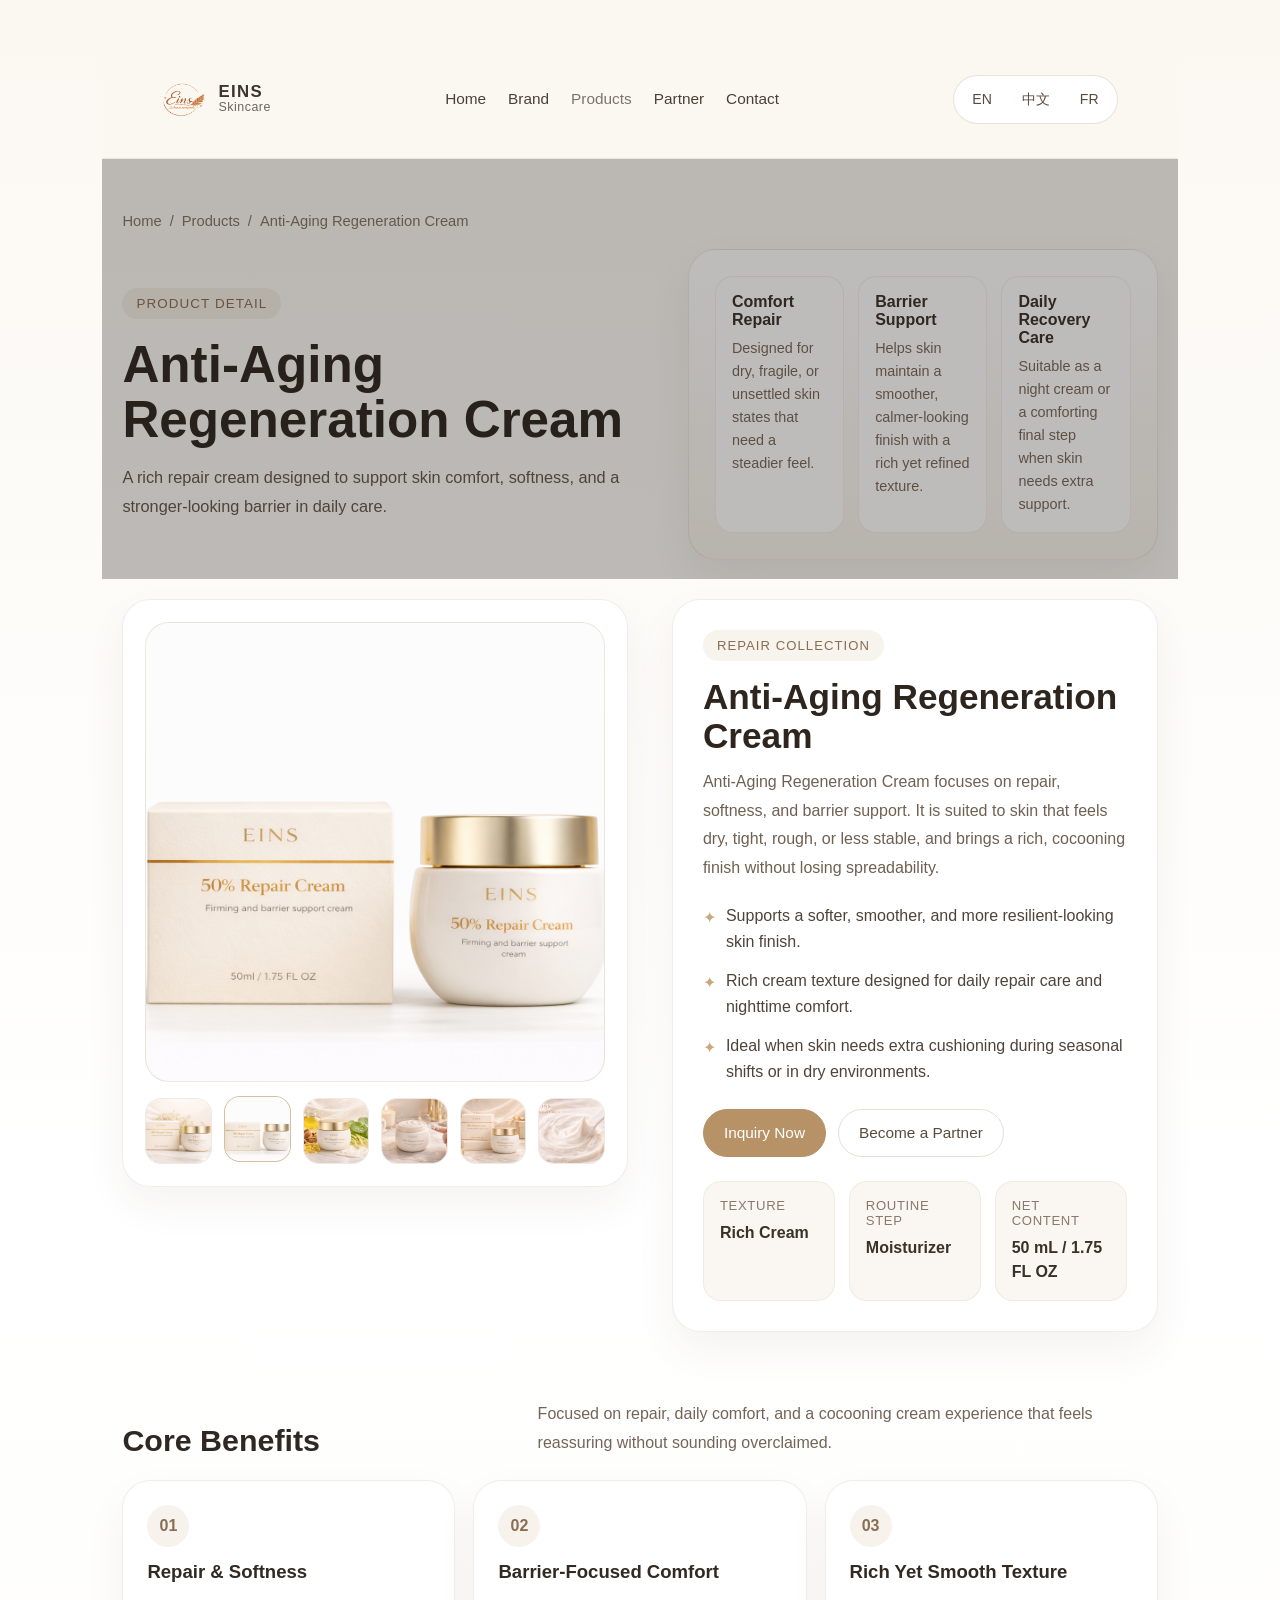
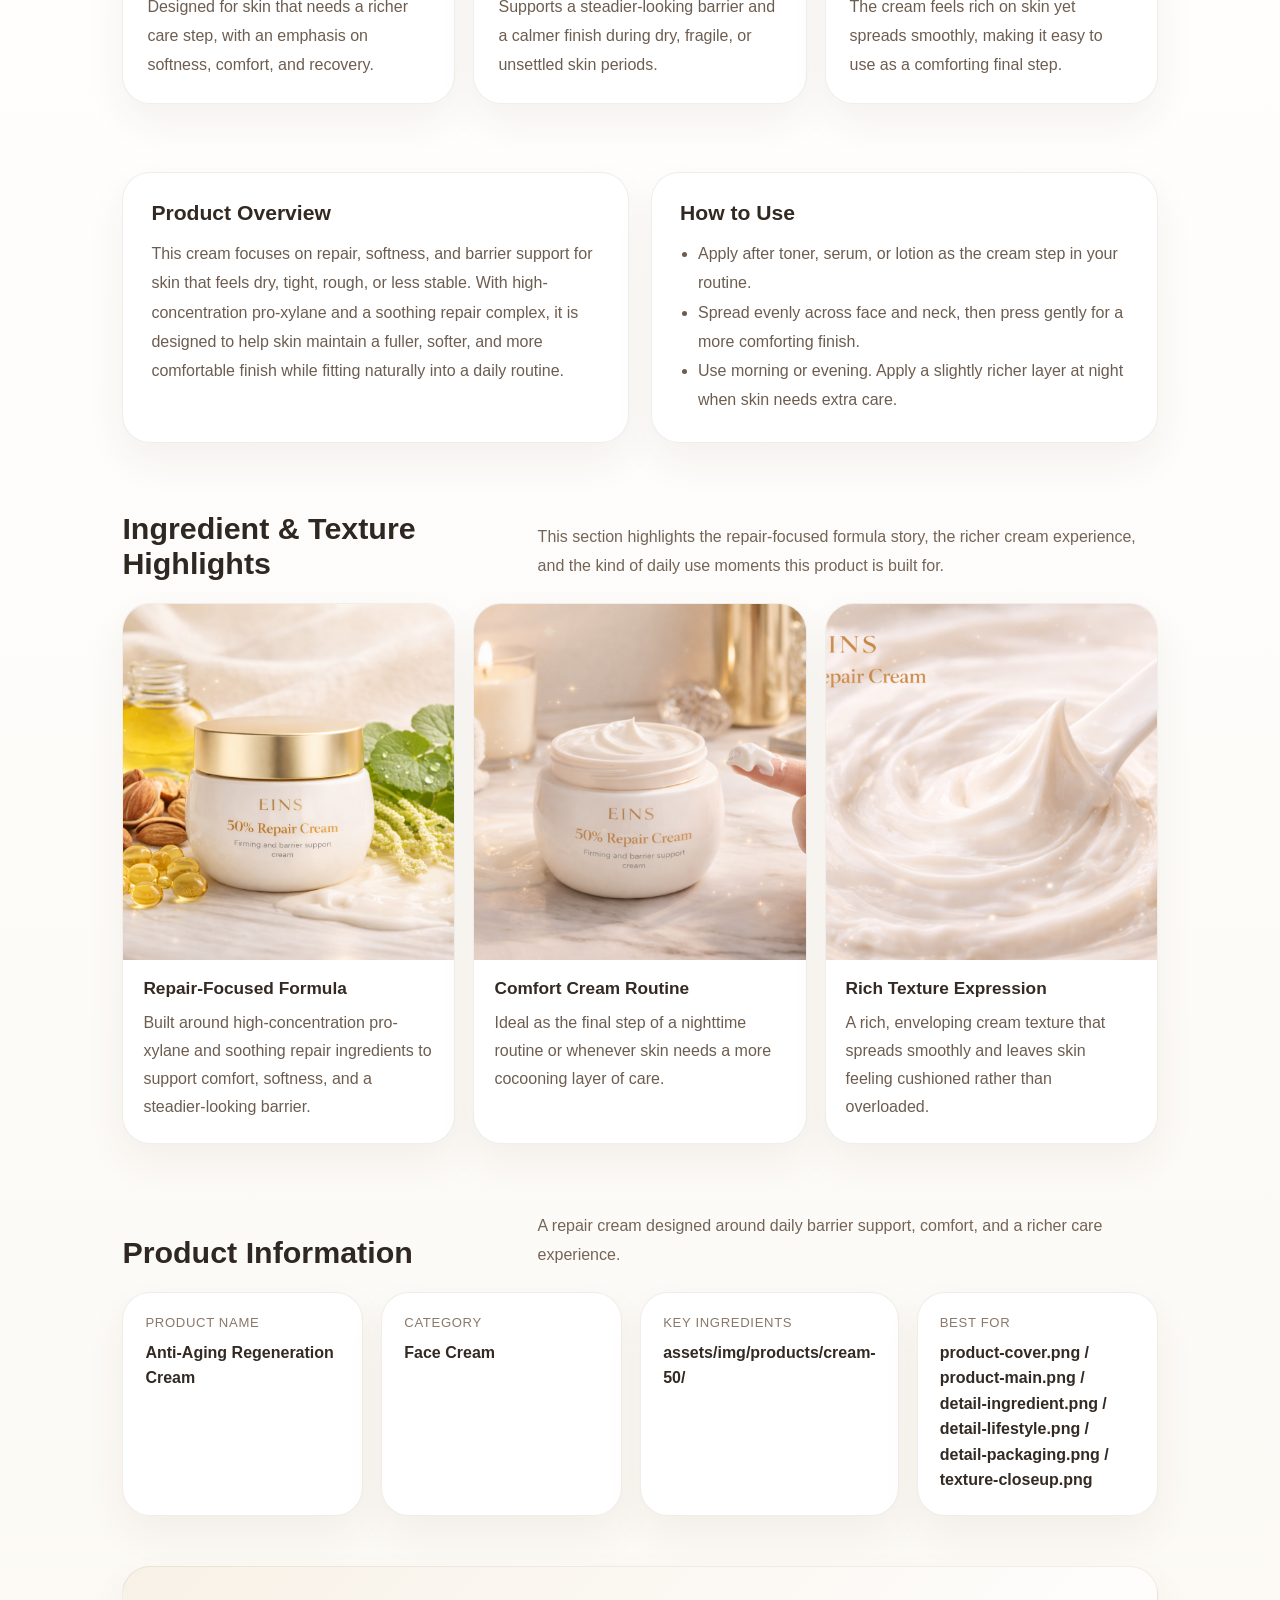
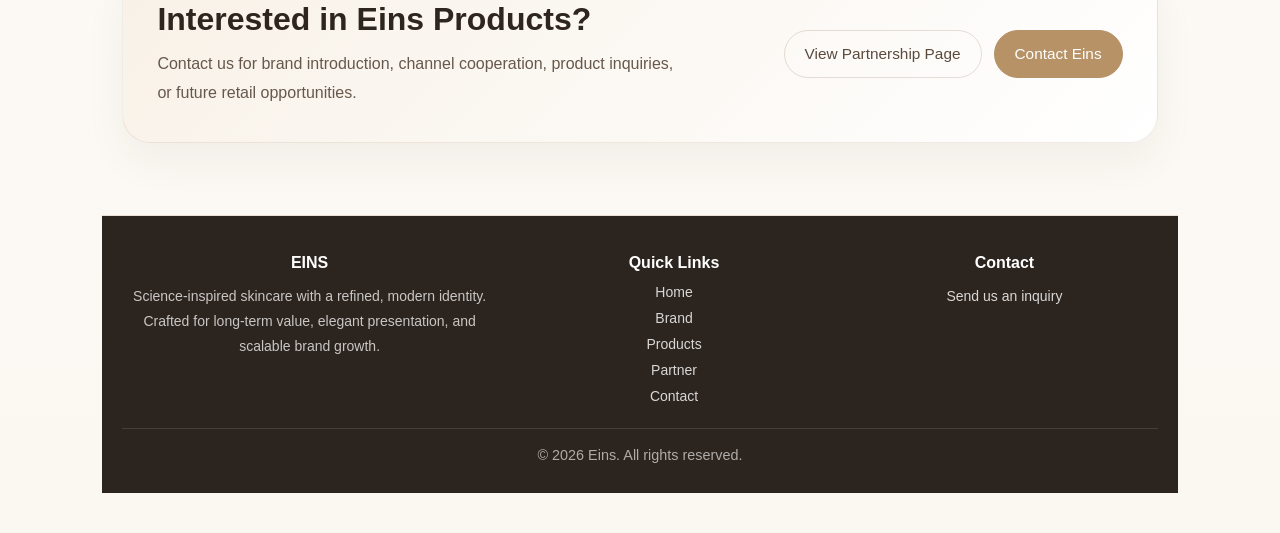
<file: product-50-cream.html>
<!DOCTYPE html>
<html lang="en">
<head>
  <meta charset="UTF-8" />
  <meta name="viewport" content="width=device-width, initial-scale=1.0" />
  <title>Eins | Anti-Aging Regeneration Cream</title>
  <meta
    name="description"
    content="Discover Eins Anti-Aging Regeneration Cream — a rich repair cream designed to support softness, comfort, and a stronger-looking skin barrier."
  />
  <link rel="stylesheet" href="assets/css/style.css" />

  <style>
    .product-page {
      background: linear-gradient(180deg, #fbf8f2 0%, #ffffff 32%, #fbf8f2 100%);
      color: #3d342c;
    }

    .product-page .container {
      width: min(1180px, calc(100% - 40px));
      margin: 0 auto;
    }

    .product-page .site-header {
      position: sticky;
      top: 0;
      z-index: 50;
      background: rgba(251, 248, 242, 0.94);
      backdrop-filter: blur(10px);
      border-bottom: 1px solid rgba(126, 98, 70, 0.12);
    }

    .product-page .header-inner {
      min-height: 78px;
      display: flex;
      align-items: center;
      justify-content: space-between;
      gap: 24px;
    }

    .product-page .brand-logo {
      display: inline-flex;
      align-items: center;
      gap: 12px;
      text-decoration: none;
      color: inherit;
    }

    .product-page .brand-logo img {
      width: 44px;
      height: 44px;
      object-fit: contain;
      display: block;
    }

    .product-page .brand-logo-text {
      display: flex;
      flex-direction: column;
      line-height: 1.1;
    }

    .product-page .brand-logo-text strong {
      font-size: 1.05rem;
      letter-spacing: 0.08em;
    }

    .product-page .brand-logo-text span {
      font-size: 0.78rem;
      opacity: 0.75;
      letter-spacing: 0.04em;
    }

    .product-page .main-nav {
      display: flex;
      align-items: center;
      gap: 22px;
      flex-wrap: wrap;
    }

    .product-page .main-nav a {
      text-decoration: none;
      color: #4b4037;
      font-size: 0.96rem;
      transition: opacity 0.2s ease;
    }

    .product-page .main-nav a:hover,
    .product-page .main-nav a.active {
      opacity: 0.72;
    }

    .product-page .header-actions {
      display: flex;
      align-items: center;
      gap: 14px;
    }

    .product-page .lang-switch {
      display: inline-flex;
      align-items: center;
      gap: 6px;
      padding: 6px;
      border-radius: 999px;
      border: 1px solid rgba(126, 98, 70, 0.18);
      background: #fff;
    }

    .product-page .lang-switch button {
      border: 0;
      background: transparent;
      color: #5a4b40;
      padding: 8px 12px;
      border-radius: 999px;
      cursor: pointer;
      font-size: 0.88rem;
      transition: all 0.2s ease;
    }

    .product-page .lang-switch button.active {
      background: #c8a97e;
      color: #fff;
    }

    .product-page .page-hero {
      padding: 54px 0 30px;
    }

    .product-page .breadcrumb {
      display: flex;
      flex-wrap: wrap;
      align-items: center;
      gap: 8px;
      color: #877363;
      font-size: 0.92rem;
      margin-bottom: 20px;
    }

    .product-page .breadcrumb a {
      color: inherit;
      text-decoration: none;
    }

    .product-page .page-hero-top {
      display: grid;
      grid-template-columns: 1.06fr 0.94fr;
      gap: 36px;
      align-items: center;
    }

    .product-page .eyebrow {
      display: inline-block;
      padding: 8px 14px;
      border-radius: 999px;
      background: rgba(200, 169, 126, 0.14);
      color: #8a6d52;
      font-size: 0.84rem;
      letter-spacing: 0.08em;
      text-transform: uppercase;
      margin-bottom: 18px;
    }

    .product-page .page-hero h1 {
      margin: 0 0 16px;
      font-size: clamp(2rem, 4vw, 3.55rem);
      line-height: 1.08;
      color: #2f2721;
    }

    .product-page .page-hero p.lead {
      margin: 0;
      font-size: 1.02rem;
      line-height: 1.8;
      color: #65574b;
      max-width: 620px;
    }

    .product-page .hero-card {
      background: linear-gradient(180deg, #fff 0%, #f8f3eb 100%);
      border: 1px solid rgba(126, 98, 70, 0.12);
      border-radius: 28px;
      padding: 26px;
      box-shadow: 0 18px 40px rgba(78, 59, 40, 0.08);
    }

    .product-page .hero-card-grid {
      display: grid;
      grid-template-columns: repeat(3, 1fr);
      gap: 14px;
    }

    .product-page .hero-mini-card {
      padding: 16px;
      border-radius: 18px;
      background: #fff;
      border: 1px solid rgba(126, 98, 70, 0.1);
    }

    .product-page .hero-mini-card strong {
      display: block;
      font-size: 1rem;
      margin-bottom: 8px;
      color: #3a3129;
    }

    .product-page .hero-mini-card span {
      display: block;
      font-size: 0.9rem;
      line-height: 1.6;
      color: #7a6859;
    }

    .product-page .product-main {
      padding: 20px 0 34px;
    }

    .product-page .product-main-grid {
      display: grid;
      grid-template-columns: 1.02fr 0.98fr;
      gap: 44px;
      align-items: start;
    }

    .product-page .product-gallery-card,
    .product-page .product-summary-card,
    .product-page .section-card {
      background: #fff;
      border: 1px solid rgba(126, 98, 70, 0.11);
      border-radius: 28px;
      box-shadow: 0 18px 40px rgba(78, 59, 40, 0.06);
    }

    .product-page .product-gallery-card {
      padding: 22px;
    }

    .product-page .main-image-wrap {
      aspect-ratio: 1 / 1;
      border-radius: 24px;
      overflow: hidden;
      background: linear-gradient(180deg, #f8f3eb 0%, #f3ede5 100%);
      border: 1px solid rgba(126, 98, 70, 0.08);
    }

    .product-page .main-image-wrap img {
      width: 100%;
      height: 100%;
      object-fit: cover;
      display: block;
    }

    .product-page .thumb-grid {
      display: grid;
      grid-template-columns: repeat(6, minmax(0, 1fr));
      gap: 12px;
      margin-top: 16px;
    }

    .product-page .thumb-btn {
      border: 1px solid rgba(126, 98, 70, 0.14);
      background: #fff;
      border-radius: 16px;
      padding: 0;
      cursor: pointer;
      overflow: hidden;
      transition: transform 0.2s ease, border-color 0.2s ease;
      aspect-ratio: 1 / 1;
    }

    .product-page .thumb-btn:hover,
    .product-page .thumb-btn.active {
      transform: translateY(-2px);
      border-color: rgba(200, 169, 126, 0.75);
    }

    .product-page .thumb-btn img {
      width: 100%;
      height: 100%;
      object-fit: cover;
      display: block;
    }

    .product-page .product-summary-card {
      padding: 30px;
    }

    .product-page .product-badge {
      display: inline-block;
      padding: 8px 14px;
      border-radius: 999px;
      background: rgba(200, 169, 126, 0.14);
      color: #8a6d52;
      font-size: 0.82rem;
      letter-spacing: 0.08em;
      text-transform: uppercase;
      margin-bottom: 16px;
    }

    .product-page .product-summary-card h2 {
      margin: 0 0 12px;
      font-size: 2.2rem;
      line-height: 1.12;
      color: #2e251f;
    }

    .product-page .product-subtitle {
      margin: 0 0 20px;
      color: #6f6053;
      font-size: 1rem;
      line-height: 1.8;
    }

    .product-page .product-points {
      list-style: none;
      padding: 0;
      margin: 0 0 24px;
      display: grid;
      gap: 12px;
    }

    .product-page .product-points li {
      display: flex;
      align-items: flex-start;
      gap: 10px;
      color: #4f4339;
      line-height: 1.65;
    }

    .product-page .product-points li::before {
      content: "✦";
      color: #c8a97e;
      flex: 0 0 auto;
      margin-top: 2px;
    }

    .product-page .button-row {
      display: flex;
      flex-wrap: wrap;
      gap: 12px;
      margin-bottom: 24px;
    }

    .product-page .btn-primary,
    .product-page .btn-secondary {
      display: inline-flex;
      align-items: center;
      justify-content: center;
      min-height: 48px;
      padding: 0 20px;
      border-radius: 999px;
      text-decoration: none;
      transition: all 0.2s ease;
      font-size: 0.96rem;
    }

    .product-page .btn-primary {
      background: #b79267;
      color: #fff;
      border: 1px solid #b79267;
    }

    .product-page .btn-primary:hover {
      opacity: 0.92;
      transform: translateY(-1px);
    }

    .product-page .btn-secondary {
      background: transparent;
      color: #5a4a3e;
      border: 1px solid rgba(126, 98, 70, 0.2);
    }

    .product-page .btn-secondary:hover {
      background: rgba(200, 169, 126, 0.08);
    }

    .product-page .product-meta {
      display: grid;
      grid-template-columns: repeat(3, 1fr);
      gap: 14px;
    }

    .product-page .meta-item {
      padding: 16px;
      border-radius: 18px;
      background: #faf7f2;
      border: 1px solid rgba(126, 98, 70, 0.08);
    }

    .product-page .meta-item span {
      display: block;
      font-size: 0.82rem;
      color: #8a786a;
      margin-bottom: 8px;
      letter-spacing: 0.05em;
      text-transform: uppercase;
    }

    .product-page .meta-item strong {
      display: block;
      font-size: 1rem;
      color: #3a3129;
      line-height: 1.5;
    }

    .product-page section.content-section {
      padding: 34px 0;
    }

    .product-page .section-heading {
      display: flex;
      align-items: end;
      justify-content: space-between;
      gap: 20px;
      margin-bottom: 22px;
    }

    .product-page .section-heading h3 {
      margin: 0;
      font-size: 1.9rem;
      color: #2f2721;
    }

    .product-page .section-heading p {
      margin: 0;
      color: #746457;
      line-height: 1.8;
      max-width: 620px;
    }

    .product-page .feature-grid {
      display: grid;
      grid-template-columns: repeat(3, 1fr);
      gap: 18px;
    }

    .product-page .feature-card {
      padding: 24px;
    }

    .product-page .feature-no {
      display: inline-flex;
      align-items: center;
      justify-content: center;
      width: 42px;
      height: 42px;
      border-radius: 50%;
      background: rgba(200, 169, 126, 0.15);
      color: #8a6d52;
      font-weight: 600;
      margin-bottom: 14px;
    }

    .product-page .feature-card h4 {
      margin: 0 0 10px;
      font-size: 1.16rem;
      color: #322922;
    }

    .product-page .feature-card p {
      margin: 0;
      line-height: 1.8;
      color: #6d5d50;
    }

    .product-page .story-grid {
      display: grid;
      grid-template-columns: 1fr 1fr;
      gap: 22px;
    }

    .product-page .story-card {
      padding: 28px;
    }

    .product-page .story-card h4 {
      margin: 0 0 14px;
      font-size: 1.32rem;
      color: #322922;
    }

    .product-page .story-card p,
    .product-page .story-card li {
      color: #6c5d50;
      line-height: 1.82;
    }

    .product-page .story-card ul {
      margin: 0;
      padding-left: 18px;
    }

    .product-page .visual-strip {
      display: grid;
      grid-template-columns: repeat(3, 1fr);
      gap: 18px;
    }

    .product-page .visual-card {
      overflow: hidden;
    }

    .product-page .visual-card img {
      width: 100%;
      aspect-ratio: 4 / 4.3;
      object-fit: cover;
      display: block;
    }

    .product-page .visual-card .visual-text {
      padding: 18px 20px 22px;
    }

    .product-page .visual-card h4 {
      margin: 0 0 10px;
      font-size: 1.08rem;
      color: #342a23;
    }

    .product-page .visual-card p {
      margin: 0;
      line-height: 1.75;
      color: #6d5d50;
    }

    .product-page .spec-grid {
      display: grid;
      grid-template-columns: repeat(4, 1fr);
      gap: 18px;
    }

    .product-page .spec-card {
      padding: 22px;
    }

    .product-page .spec-card span {
      display: block;
      font-size: 0.82rem;
      color: #8a786a;
      letter-spacing: 0.05em;
      text-transform: uppercase;
      margin-bottom: 10px;
    }

    .product-page .spec-card strong {
      display: block;
      color: #332a23;
      line-height: 1.6;
      font-size: 1rem;
    }

    .product-page .cta-section {
      padding: 16px 0 72px;
    }

    .product-page .cta-card {
      padding: 34px;
      display: grid;
      grid-template-columns: 1.1fr 0.9fr;
      gap: 20px;
      align-items: center;
      background: linear-gradient(135deg, #f8f1e7 0%, #fff 100%);
    }

    .product-page .cta-card h3 {
      margin: 0 0 12px;
      font-size: 2rem;
      color: #2e251f;
    }

    .product-page .cta-card p {
      margin: 0;
      line-height: 1.8;
      color: #67584c;
      max-width: 640px;
    }

    .product-page .cta-actions {
      display: flex;
      justify-content: flex-end;
      gap: 12px;
      flex-wrap: wrap;
    }

    .product-page .site-footer {
      background: #2c241e;
      color: rgba(255, 255, 255, 0.82);
      padding: 38px 0 30px;
    }

    .product-page .footer-grid {
      display: grid;
      grid-template-columns: 1.1fr 0.9fr 0.9fr;
      gap: 24px;
      align-items: start;
    }

    .product-page .footer-brand h4,
    .product-page .footer-links h4,
    .product-page .footer-contact h4 {
      margin: 0 0 12px;
      color: #fff;
      font-size: 1rem;
    }

    .product-page .footer-brand p,
    .product-page .footer-contact p {
      margin: 0;
      line-height: 1.8;
      color: rgba(255, 255, 255, 0.74);
    }

    .product-page .footer-links ul {
      list-style: none;
      padding: 0;
      margin: 0;
      display: grid;
      gap: 10px;
    }

    .product-page .footer-links a,
    .product-page .footer-contact a {
      color: rgba(255, 255, 255, 0.82);
      text-decoration: none;
    }

    .product-page .footer-bottom {
      margin-top: 24px;
      padding-top: 18px;
      border-top: 1px solid rgba(255, 255, 255, 0.12);
      font-size: 0.9rem;
      color: rgba(255, 255, 255, 0.62);
    }

    @media (max-width: 1080px) {
      .product-page .page-hero-top,
      .product-page .product-main-grid,
      .product-page .story-grid,
      .product-page .cta-card,
      .product-page .footer-grid {
        grid-template-columns: 1fr;
      }

      .product-page .feature-grid,
      .product-page .visual-strip,
      .product-page .spec-grid,
      .product-page .hero-card-grid {
        grid-template-columns: repeat(2, 1fr);
      }

      .product-page .cta-actions {
        justify-content: flex-start;
      }
    }

    @media (max-width: 780px) {
      .product-page .header-inner {
        flex-direction: column;
        align-items: stretch;
        padding: 14px 0;
      }

      .product-page .main-nav {
        justify-content: center;
      }

      .product-page .header-actions {
        justify-content: center;
      }

      .product-page .feature-grid,
      .product-page .visual-strip,
      .product-page .spec-grid,
      .product-page .hero-card-grid,
      .product-page .product-meta {
        grid-template-columns: 1fr;
      }

      .product-page .thumb-grid {
        grid-template-columns: repeat(3, minmax(0, 1fr));
      }

      .product-page .page-hero {
        padding-top: 34px;
      }

      .product-page .product-summary-card,
      .product-page .product-gallery-card,
      .product-page .story-card,
      .product-page .feature-card,
      .product-page .spec-card,
      .product-page .cta-card {
        padding: 22px;
      }
    }

    @media (max-width: 560px) {
      .product-page .thumb-grid {
        grid-template-columns: repeat(2, 1fr);
      }
    }
  </style>
</head>

<body class="product-page">
  <header class="site-header">
    <div class="container header-inner">
      <a href="index.html" class="brand-logo" aria-label="Eins Home">
        <img
          src="assets/img/logo/logo.png"
          alt="Eins Logo"
          onerror="this.src='assets/img/placeholders/product-placeholder.jpg';"
        />
        <div class="brand-logo-text">
          <strong>EINS</strong>
          <span data-i18n="site.tagline">Skincare</span>
        </div>
      </a>

      <nav class="main-nav" aria-label="Main Navigation">
        <a href="index.html" data-i18n="nav.home">Home</a>
        <a href="brand.html" data-i18n="nav.brand">Brand</a>
        <a href="products.html" class="active" data-i18n="nav.products">Products</a>
        <a href="partner.html" data-i18n="nav.partner">Partner</a>
        <a href="contact.html" data-i18n="nav.contact">Contact</a>
      </nav>

      <div class="header-actions">
        <div class="lang-switch" aria-label="Language Switcher">
          <button type="button" data-lang="en">EN</button>
          <button type="button" data-lang="zh">中文</button>
          <button type="button" data-lang="fr">FR</button>
        </div>
      </div>
    </div>
  </header>

  <main>
    <section class="page-hero">
      <div class="container">
        <div class="breadcrumb">
          <a href="index.html" data-i18n="breadcrumb.home">Home</a>
          <span>/</span>
          <a href="products.html" data-i18n="breadcrumb.products">Products</a>
          <span>/</span>
          <span data-i18n="product.repair.breadcrumb">Anti-Aging Regeneration Cream</span>
        </div>

        <div class="page-hero-top">
          <div>
            <span class="eyebrow" data-i18n="product.repair.eyebrow">Product Detail</span>
            <h1 data-i18n="product.repair.title">Anti-Aging Regeneration Cream</h1>
            <p class="lead" data-i18n="product.repair.heroText">
              A firming and barrier support cream designed for daily comfort, a richer care step,
              and a calmer, smoother-looking finish within the Eins collection.
            </p>
          </div>

          <div class="hero-card">
            <div class="hero-card-grid">
              <div class="hero-mini-card">
                <strong data-i18n="product.repair.heroCard1Title">Barrier Support</strong>
                <span data-i18n="product.repair.heroCard1Text">
                  Created around a repair-focused positioning for skin that needs a steadier feel.
                </span>
              </div>
              <div class="hero-mini-card">
                <strong data-i18n="product.repair.heroCard2Title">Firming Comfort</strong>
                <span data-i18n="product.repair.heroCard2Text">
                  A richer cream profile with a refined finish suitable for mature-care storytelling.
                </span>
              </div>
              <div class="hero-mini-card">
                <strong data-i18n="product.repair.heroCard3Title">50 mL Format</strong>
                <span data-i18n="product.repair.heroCard3Text">
                  Suitable as a night cream or a comforting final step when skin needs extra support.
                </span>
              </div>
            </div>
          </div>
        </div>
      </div>
    </section>

    <section class="product-main">
      <div class="container">
        <div class="product-main-grid">
          <div class="product-gallery-card">
            <!-- Standardized image paths for cream-50 folder -->
            <div class="main-image-wrap">
              <img
                id="mainProductImage"
                src="assets/img/products/cream-50/product-main.png"
                alt="Anti-Aging Regeneration Cream"
                onerror="this.src='assets/img/placeholders/product-placeholder.jpg';"
              />
            </div>

            <div class="thumb-grid">
              <button class="thumb-btn" type="button" data-full="assets/img/products/cream-50/product-cover.png" aria-label="Cover image">
                <img src="assets/img/products/cream-50/product-cover.png" alt="Anti-Aging Regeneration Cream Cover" onerror="this.src='assets/img/placeholders/product-placeholder.jpg';" />
              </button>

              <button class="thumb-btn active" type="button" data-full="assets/img/products/cream-50/product-main.png" aria-label="Main image">
                <img src="assets/img/products/cream-50/product-main.png" alt="Anti-Aging Regeneration Cream Main" onerror="this.src='assets/img/placeholders/product-placeholder.jpg';" />
              </button>

              <button class="thumb-btn" type="button" data-full="assets/img/products/cream-50/detail-ingredient.png" aria-label="Ingredient detail image">
                <img src="assets/img/products/cream-50/detail-ingredient.png" alt="Anti-Aging Regeneration Cream Ingredient Detail" onerror="this.src='assets/img/placeholders/product-placeholder.jpg';" />
              </button>

              <button class="thumb-btn" type="button" data-full="assets/img/products/cream-50/detail-lifestyle.png" aria-label="Lifestyle detail image">
                <img src="assets/img/products/cream-50/detail-lifestyle.png" alt="Anti-Aging Regeneration Cream Lifestyle Detail" onerror="this.src='assets/img/placeholders/product-placeholder.jpg';" />
              </button>

              <button class="thumb-btn" type="button" data-full="assets/img/products/cream-50/detail-packaging.png" aria-label="Packaging detail image">
                <img src="assets/img/products/cream-50/detail-packaging.png" alt="Anti-Aging Regeneration Cream Packaging Detail" onerror="this.src='assets/img/placeholders/product-placeholder.jpg';" />
              </button>

              <button class="thumb-btn" type="button" data-full="assets/img/products/cream-50/texture-closeup.png" aria-label="Texture image">
                <img src="assets/img/products/cream-50/texture-closeup.png" alt="Anti-Aging Regeneration Cream Texture Closeup" onerror="this.src='assets/img/placeholders/product-placeholder.jpg';" />
              </button>
            </div>
          </div>

          <div class="product-summary-card">
            <span class="product-badge" data-i18n="product.repair.badge">Repair Collection</span>
            <h2 data-i18n="product.repair.title">Anti-Aging Regeneration Cream</h2>
            <p class="product-subtitle" data-i18n="product.repair.summary">
              Presented as a firming and barrier support cream, this page is built for product storytelling,
              daily repair storytelling and a richer cream identity centered on comfort and barrier support.
            </p>

            <ul class="product-points">
              <li data-i18n="product.repair.point1">Repair-oriented positioning for skin that needs comfort and stability support.</li>
              <li data-i18n="product.repair.point2">Richer cream texture suitable for daily moisturizer or final sealing step.</li>
              <li data-i18n="product.repair.point3">Structured for mature-care, soothing, firming, and barrier-support communication.</li>
            </ul>

            <div class="button-row">
              <a href="contact.html" class="btn-primary" data-i18n="product.repair.cta1">Inquiry Now</a>
              <a href="partner.html" class="btn-secondary" data-i18n="product.repair.cta2">Become a Partner</a>
            </div>

            <div class="product-meta">
              <div class="meta-item">
                <span data-i18n="product.repair.meta1Label">Texture</span>
                <strong data-i18n="product.repair.meta1Value">Rich Cream</strong>
              </div>
              <div class="meta-item">
                <span data-i18n="product.repair.meta2Label">Routine Step</span>
                <strong data-i18n="product.repair.meta2Value">Moisturizer</strong>
              </div>
              <div class="meta-item">
                <span data-i18n="product.repair.meta3Label">Net Content</span>
                <strong data-i18n="product.repair.meta3Value">50 mL / 1.75 FL OZ</strong>
              </div>
            </div>
          </div>
        </div>
      </div>
    </section>

    <section class="content-section">
      <div class="container">
        <div class="section-heading">
          <div>
            <h3 data-i18n="product.repair.featuresTitle">Core Benefits</h3>
          </div>
          <p data-i18n="product.repair.featuresText">
            Focused on repair, daily comfort, and a cocooning cream experience that feels reassuring without sounding overclaimed.
          </p>
        </div>

        <div class="feature-grid">
          <div class="section-card feature-card">
            <div class="feature-no">01</div>
            <h4 data-i18n="product.repair.feature1Title">Repair-Led Positioning</h4>
            <p data-i18n="product.repair.feature1Text">
              The page language supports repair, comfort, and barrier-strength storytelling without overloading claims.
            </p>
          </div>

          <div class="section-card feature-card">
            <div class="feature-no">02</div>
            <h4 data-i18n="product.repair.feature2Title">Mature-Skin Friendly Direction</h4>
            <p data-i18n="product.repair.feature2Text">
              The visual and copy tone suits firming, soothing, and resilience-focused communication for mature-care audiences.
            </p>
          </div>

          <div class="section-card feature-card">
            <div class="feature-no">03</div>
            <h4 data-i18n="product.repair.feature3Title">Rich Yet Smooth Texture</h4>
            <p data-i18n="product.repair.feature3Text">
              Future image replacement becomes simple because the page already points to the final unified file names.
            </p>
          </div>
        </div>
      </div>
    </section>

    <section class="content-section">
      <div class="container">
        <div class="story-grid">
          <div class="section-card story-card">
            <h4 data-i18n="product.repair.story1Title">Product Overview</h4>
            <p data-i18n="product.repair.story1Text">
              This cream focuses on repair, softness, and barrier support for skin that feels dry, tight, rough, or less stable. With high-concentration pro-xylane and a soothing repair complex, it is designed to help skin maintain a fuller, softer, and more comfortable finish while fitting naturally into a daily routine.
            </p>
          </div>

          <div class="section-card story-card">
            <h4 data-i18n="product.repair.story2Title">How to Use</h4>
            <ul>
              <li data-i18n="product.repair.story2Point1">Apply after toner, serum, or essence as the cream step in your routine.</li>
              <li data-i18n="product.repair.story2Point2">Spread evenly across face and neck with gentle upward motions.</li>
              <li data-i18n="product.repair.story2Point3">Use morning or evening according to the richness level preferred in your routine.</li>
            </ul>
          </div>
        </div>
      </div>
    </section>

    <section class="content-section">
      <div class="container">
        <div class="section-heading">
          <div>
            <h3 data-i18n="product.repair.visualTitle">Ingredient & Texture Highlights</h3>
          </div>
          <p data-i18n="product.repair.visualText">
            This section highlights the repair-focused formula story, the richer cream experience, and the kind of daily use moments this product is built for.
          </p>
        </div>

        <div class="visual-strip">
          <div class="section-card visual-card">
            <img src="assets/img/products/cream-50/detail-ingredient.png" alt="Anti-Aging Regeneration Cream Ingredient Visual" onerror="this.src='assets/img/placeholders/product-placeholder.jpg';" />
            <div class="visual-text">
              <h4 data-i18n="product.repair.visual1Title">Repair-Focused Formula</h4>
              <p data-i18n="product.repair.visual1Text">
                Built around high-concentration pro-xylane and soothing repair ingredients to support comfort, softness, and a steadier-looking barrier.
              </p>
            </div>
          </div>

          <div class="section-card visual-card">
            <img src="assets/img/products/cream-50/detail-lifestyle.png" alt="Anti-Aging Regeneration Cream Lifestyle Visual" onerror="this.src='assets/img/placeholders/product-placeholder.jpg';" />
            <div class="visual-text">
              <h4 data-i18n="product.repair.visual2Title">Comfort Cream Routine</h4>
              <p data-i18n="product.repair.visual2Text">
                Ideal as the final step of a nighttime routine or whenever skin needs a more cocooning layer of care.
              </p>
            </div>
          </div>

          <div class="section-card visual-card">
            <img src="assets/img/products/cream-50/texture-closeup.png" alt="Anti-Aging Regeneration Cream Rich Texture Expression" onerror="this.src='assets/img/placeholders/product-placeholder.jpg';" />
            <div class="visual-text">
              <h4 data-i18n="product.repair.visual3Title">Rich Texture Expression</h4>
              <p data-i18n="product.repair.visual3Text">
                A rich, enveloping cream texture that spreads smoothly and leaves skin feeling cushioned rather than overloaded.
              </p>
            </div>
          </div>
        </div>
      </div>
    </section>

    <section class="content-section">
      <div class="container">
        <div class="section-heading">
          <div>
            <h3 data-i18n="product.repair.specTitle">Product Information</h3>
          </div>
          <p data-i18n="product.repair.specText">
            A repair cream designed around daily barrier support, comfort, and a richer care experience.
          </p>
        </div>

        <div class="spec-grid">
          <div class="section-card spec-card">
            <span data-i18n="product.repair.spec1Label">Product Name</span>
            <strong data-i18n="product.repair.spec1Value">Anti-Aging Regeneration Cream</strong>
          </div>

          <div class="section-card spec-card">
            <span data-i18n="product.repair.spec2Label">Category</span>
            <strong data-i18n="product.repair.spec2Value">Face Cream</strong>
          </div>

          <div class="section-card spec-card">
            <span data-i18n="product.repair.spec3Label">Key Ingredients</span>
            <strong>assets/img/products/cream-50/</strong>
          </div>

          <div class="section-card spec-card">
            <span data-i18n="product.repair.spec4Label">Best For</span>
            <strong>product-cover.png / product-main.png / detail-ingredient.png / detail-lifestyle.png / detail-packaging.png / texture-closeup.png</strong>
          </div>
        </div>
      </div>
    </section>

    <section class="cta-section">
      <div class="container">
        <div class="section-card cta-card">
          <div>
            <h3 data-i18n="product.repair.ctaBlockTitle">Interested in Eins Products?</h3>
            <p data-i18n="product.repair.ctaBlockText">
              Contact us for brand introduction, channel cooperation, product inquiries, or future retail opportunities.
            </p>
          </div>

          <div class="cta-actions">
            <a href="partner.html" class="btn-secondary" data-i18n="product.repair.ctaBlockBtn1">View Partnership Page</a>
            <a href="contact.html" class="btn-primary" data-i18n="product.repair.ctaBlockBtn2">Contact Eins</a>
          </div>
        </div>
      </div>
    </section>
  </main>

  <footer class="site-footer">
    <div class="container">
      <div class="footer-grid">
        <div class="footer-brand">
          <h4>EINS</h4>
          <p data-i18n="footer.brandText">
            Science-inspired skincare with a refined, modern identity. Crafted for long-term value,
            elegant presentation, and scalable brand growth.
          </p>
        </div>

        <div class="footer-links">
          <h4 data-i18n="footer.quickLinks">Quick Links</h4>
          <ul>
            <li><a href="index.html" data-i18n="nav.home">Home</a></li>
            <li><a href="brand.html" data-i18n="nav.brand">Brand</a></li>
            <li><a href="products.html" data-i18n="nav.products">Products</a></li>
            <li><a href="partner.html" data-i18n="nav.partner">Partner</a></li>
            <li><a href="contact.html" data-i18n="nav.contact">Contact</a></li>
          </ul>
        </div>

        <div class="footer-contact">
          <h4 data-i18n="footer.contactTitle">Contact</h4>
          <p>
            <a href="contact.html" data-i18n="footer.contactLink">Send us an inquiry</a>
          </p>
        </div>
      </div>

      <div class="footer-bottom">
        <span>© <span id="currentYear"></span> Eins.</span>
        <span data-i18n="footer.rights">All rights reserved.</span>
      </div>
    </div>
  </footer>

  <script src="assets/js/lang.js"></script>
  <script>
    (function () {
      const pageTranslations = {
        en: {
          "site.tagline": "Skincare",
          "nav.home": "Home",
          "nav.brand": "Brand",
          "nav.products": "Products",
          "nav.partner": "Partner",
          "nav.contact": "Contact",

          "breadcrumb.home": "Home",
          "breadcrumb.products": "Products",

          "product.repair.breadcrumb": "Anti-Aging Regeneration Cream",
          "product.repair.eyebrow": "Product Detail",
          "product.repair.title": "Anti-Aging Regeneration Cream",
          "product.repair.heroText": "A rich repair cream designed to support skin comfort, softness, and a stronger-looking barrier in daily care.",

          "product.repair.heroCard1Title": "Comfort Repair",
          "product.repair.heroCard1Text": "Designed for dry, fragile, or unsettled skin states that need a steadier feel.",
          "product.repair.heroCard2Title": "Barrier Support",
          "product.repair.heroCard2Text": "Helps skin maintain a smoother, calmer-looking finish with a rich yet refined texture.",
          "product.repair.heroCard3Title": "Daily Recovery Care",
          "product.repair.heroCard3Text": "Suitable as a night cream or a comforting final step when skin needs extra support.",

          "product.repair.badge": "Repair Collection",
          "product.repair.summary": "Anti-Aging Regeneration Cream focuses on repair, softness, and barrier support. It is suited to skin that feels dry, tight, rough, or less stable, and brings a rich, cocooning finish without losing spreadability.",
          "product.repair.point1": "Supports a softer, smoother, and more resilient-looking skin finish.",
          "product.repair.point2": "Rich cream texture designed for daily repair care and nighttime comfort.",
          "product.repair.point3": "Ideal when skin needs extra cushioning during seasonal shifts or in dry environments.",
          "product.repair.cta1": "Inquiry Now",
          "product.repair.cta2": "Become a Partner",

          "product.repair.meta1Label": "Texture",
          "product.repair.meta1Value": "Rich Cream",
          "product.repair.meta2Label": "Routine Step",
          "product.repair.meta2Value": "Moisturizer",
          "product.repair.meta3Label": "Net Content",
          "product.repair.meta3Value": "50 mL / 1.75 FL OZ",

          "product.repair.featuresTitle": "Core Benefits",
          "product.repair.featuresText": "Focused on repair, daily comfort, and a cocooning cream experience that feels reassuring without sounding overclaimed.",
          "product.repair.feature1Title": "Repair & Softness",
          "product.repair.feature1Text": "Designed for skin that needs a richer care step, with an emphasis on softness, comfort, and recovery.",
          "product.repair.feature2Title": "Barrier-Focused Comfort",
          "product.repair.feature2Text": "Supports a steadier-looking barrier and a calmer finish during dry, fragile, or unsettled skin periods.",
          "product.repair.feature3Title": "Rich Yet Smooth Texture",
          "product.repair.feature3Text": "The cream feels rich on skin yet spreads smoothly, making it easy to use as a comforting final step.",

          "product.repair.story1Title": "Product Overview",
          "product.repair.story1Text": "This cream focuses on repair, softness, and barrier support for skin that feels dry, tight, rough, or less stable. With high-concentration pro-xylane and a soothing repair complex, it is designed to help skin maintain a fuller, softer, and more comfortable finish while fitting naturally into a daily routine.",
          "product.repair.story2Title": "How to Use",
          "product.repair.story2Point1": "Apply after toner, serum, or lotion as the cream step in your routine.",
          "product.repair.story2Point2": "Spread evenly across face and neck, then press gently for a more comforting finish.",
          "product.repair.story2Point3": "Use morning or evening. Apply a slightly richer layer at night when skin needs extra care.",

          "product.repair.visualTitle": "Ingredient & Texture Highlights",
          "product.repair.visualText": "This section highlights the repair-focused formula story, the richer cream experience, and the kind of daily use moments this product is built for.",
          "product.repair.visual1Title": "Repair-Focused Formula",
          "product.repair.visual1Text": "Built around high-concentration pro-xylane and soothing repair ingredients to support comfort, softness, and a steadier-looking barrier.",
          "product.repair.visual2Title": "Comfort Cream Routine",
          "product.repair.visual2Text": "Ideal as the final step of a nighttime routine or whenever skin needs a more cocooning layer of care.",
          "product.repair.visual3Title": "Rich Texture Expression",
          "product.repair.visual3Text": "A rich, enveloping cream texture that spreads smoothly and leaves skin feeling cushioned rather than overloaded.",

          "product.repair.specTitle": "Product Information",
          "product.repair.specText": "A repair cream designed around daily barrier support, comfort, and a richer care experience.",
          "product.repair.spec1Label": "Product Name",
          "product.repair.spec1Value": "Anti-Aging Regeneration Cream",
          "product.repair.spec2Label": "Category",
          "product.repair.spec2Value": "Face Cream",
          "product.repair.spec3Label": "Key Ingredients",
          "product.repair.spec4Label": "Best For",

          "product.repair.ctaBlockTitle": "Interested in Eins Products?",
          "product.repair.ctaBlockText": "Contact us for brand introduction, channel cooperation, product inquiries, or future retail opportunities.",
          "product.repair.ctaBlockBtn1": "View Partnership Page",
          "product.repair.ctaBlockBtn2": "Contact Eins",

          "footer.brandText": "Science-inspired skincare with a refined, modern identity. Crafted for long-term value, elegant presentation, and scalable brand growth.",
          "footer.quickLinks": "Quick Links",
          "footer.contactTitle": "Contact",
          "footer.contactLink": "Send us an inquiry",
          "footer.rights": "All rights reserved."
        },

        zh: {
          "site.tagline": "护肤品牌",
          "nav.home": "首页",
          "nav.brand": "品牌",
          "nav.products": "产品",
          "nav.partner": "招商合作",
          "nav.contact": "联系我们",

          "breadcrumb.home": "首页",
          "breadcrumb.products": "产品中心",

          "product.repair.breadcrumb": "抗衰老再生面霜",
          "product.repair.eyebrow": "产品详情",
          "product.repair.title": "抗衰老再生面霜",
          "product.repair.heroText": "一款以修护、柔润与屏障支持为核心的丰润面霜，适合在日常护理中为肌肤带来更稳定、更舒适的状态。",

          "product.repair.heroCard1Title": "舒适修护",
          "product.repair.heroCard1Text": "适合干燥、脆弱或状态不稳定时使用，帮助肌肤获得更安心的护理感受。",
          "product.repair.heroCard2Title": "屏障支持",
          "product.repair.heroCard2Text": "帮助肌肤维持更柔软、更平滑、更稳定的状态，丰润却不失延展性。",
          "product.repair.heroCard3Title": "日常加强护理",
          "product.repair.heroCard3Text": "可作为夜间面霜或需要加强包裹感时的护理步骤使用。",

          "product.repair.badge": "修护系列",
          "product.repair.summary": "这款面霜聚焦肌肤的修护、柔润与屏障支持需求，适合在干燥、紧绷、粗糙或换季时期加入护理流程。配方以高浓玻色因与舒缓修护复配成分为核心，帮助肌肤维持更细腻饱满的状态，并在日常护理中提升柔软度与稳定感。",
          "product.repair.point1": "帮助肌肤维持更柔软、平滑、稳定的外观与触感。",
          "product.repair.point2": "丰润面霜质地，适合作为日常修护步骤或夜间加强护理。",
          "product.repair.point3": "尤其适合换季、空调环境或肌肤容易干燥紧绷时使用。",
          "product.repair.cta1": "立即咨询",
          "product.repair.cta2": "成为合作伙伴",

          "product.repair.meta1Label": "质地",
          "product.repair.meta1Value": "丰润面霜",
          "product.repair.meta2Label": "护肤步骤",
          "product.repair.meta2Value": "面霜",
          "product.repair.meta3Label": "净含量",
          "product.repair.meta3Value": "50 mL / 1.75 FL OZ",

          "product.repair.featuresTitle": "核心亮点",
          "product.repair.featuresText": "围绕修护、柔润与屏障支持展开表达，避免模板式说明，直接聚焦产品本身。",
          "product.repair.feature1Title": "修护与柔软感",
          "product.repair.feature1Text": "适合想要加强柔润度、舒适度与日常修护感的人群使用。",
          "product.repair.feature2Title": "屏障支持护理",
          "product.repair.feature2Text": "在肌肤容易干燥、粗糙或状态不稳定时，带来更安心的护理体验。",
          "product.repair.feature3Title": "丰润但顺滑",
          "product.repair.feature3Text": "霜体包裹感充足，同时延展顺滑，适合作为护肤最后一步使用。",

          "product.repair.story1Title": "产品概览",
          "product.repair.story1Text": "这款面霜聚焦肌肤的修护、柔润与屏障支持需求，适合在干燥、紧绷、粗糙或换季时期加入护理流程。配方以高浓玻色因与舒缓修护复配成分为核心，帮助肌肤维持更细腻饱满的状态，并在日常护理中提升柔软度与稳定感。霜体丰润但延展顺滑，贴肤后带来包裹式滋润体验，既适合作为夜间修护步骤，也适合作为需要加强护理时的面霜选择。",
          "product.repair.story2Title": "使用方式",
          "product.repair.story2Point1": "在爽肤水、精华或乳液之后，作为面霜步骤使用。",
          "product.repair.story2Point2": "取适量均匀涂抹于面部与颈部，轻柔按压帮助吸收。",
          "product.repair.story2Point3": "早晚均可使用；夜间可适当加量，作为更丰润的加强护理步骤。",

          "product.repair.visualTitle": "成分与质地亮点",
          "product.repair.visualText": "以下模块用于表达配方思路、使用场景与丰润质地，文字已经改成正式产品介绍语气。",
          "product.repair.visual1Title": "修护型配方思路",
          "product.repair.visual1Text": "围绕高浓玻色因与舒缓修护复配成分展开，强调肌肤柔润感与日常屏障支持。",
          "product.repair.visual2Title": "舒适面霜场景",
          "product.repair.visual2Text": "适合作为夜间护理的最后一步，也适合在肌肤状态不稳定时加强使用。",
          "product.repair.visual3Title": "丰润质地表达",
          "product.repair.visual3Text": "丰润绵密的霜体触感，带来更充足的包裹感与舒适度。",

          "product.repair.specTitle": "产品信息",
          "product.repair.specText": "围绕修护、柔润与屏障支持展开的一款丰润面霜。",
          "product.repair.spec1Label": "产品名称",
          "product.repair.spec1Value": "抗衰老再生面霜",
          "product.repair.spec2Label": "产品类别",
          "product.repair.spec2Value": "面霜",
          "product.repair.spec3Label": "核心成分",
          "product.repair.spec4Label": "适合肤况",

          "product.repair.ctaBlockTitle": "想了解 Eins 产品？",
          "product.repair.ctaBlockText": "欢迎联系我们了解品牌介绍、渠道合作、产品咨询或未来零售合作机会。",
          "product.repair.ctaBlockBtn1": "查看合作页面",
          "product.repair.ctaBlockBtn2": "联系 Eins",

          "footer.brandText": "以科学逻辑为基础的现代护肤品牌，强调长期价值、优雅表达与可扩展的品牌成长。",
          "footer.quickLinks": "快捷链接",
          "footer.contactTitle": "联系",
          "footer.contactLink": "发送咨询",
          "footer.rights": "保留所有权利。"
        },

        fr: {
          "site.tagline": "Soins de la peau",
          "nav.home": "Accueil",
          "nav.brand": "Marque",
          "nav.products": "Produits",
          "nav.partner": "Partenariat",
          "nav.contact": "Contact",

          "breadcrumb.home": "Accueil",
          "breadcrumb.products": "Produits",

          "product.repair.breadcrumb": "Crème Régénérante Anti-Âge",
          "product.repair.eyebrow": "Détail Produit",
          "product.repair.title": "Crème Régénérante Anti-Âge",
          "product.repair.heroText": "Une crème riche orientée réparation, pensée pour soutenir le confort, la douceur et une barrière cutanée visiblement plus stable au quotidien.",

          "product.repair.heroCard1Title": "Réparation Confort",
          "product.repair.heroCard1Text": "Adaptée aux peaux sèches, fragiles ou instables qui recherchent une sensation plus rassurante.",
          "product.repair.heroCard2Title": "Soutien de la barrière",
          "product.repair.heroCard2Text": "Aide la peau à paraître plus souple, plus lisse et plus calme avec une texture riche mais raffinée.",
          "product.repair.heroCard3Title": "Soin Quotidien Renforcé",
          "product.repair.heroCard3Text": "Convient comme crème de nuit ou comme dernière étape quand la peau a besoin de plus de confort.",

          "product.repair.badge": "Collection Réparation",
          "product.repair.summary": "La Crème Régénérante Anti-Âge met l'accent sur la régénération, la douceur et le soutien de la barrière. Elle convient aux peaux sèches, rêches, tiraillées ou moins stables, avec un fini riche et enveloppant mais facile à étaler.",
          "product.repair.point1": "Aide à maintenir une peau visiblement plus souple, lisse et résistante.",
          "product.repair.point2": "Texture de crème riche pensée pour le soin réparateur quotidien et le confort nocturne.",
          "product.repair.point3": "Idéale lors des changements de saison ou dans les environnements secs.",
          "product.repair.cta1": "Faire une demande",
          "product.repair.cta2": "Devenir partenaire",

          "product.repair.meta1Label": "Texture",
          "product.repair.meta1Value": "Crème riche",
          "product.repair.meta2Label": "Étape routine",
          "product.repair.meta2Value": "Crème",
          "product.repair.meta3Label": "Contenance",
          "product.repair.meta3Value": "50 mL / 1.75 FL OZ",

          "product.repair.featuresTitle": "Points Forts",
          "product.repair.featuresText": "Un discours centré sur la réparation, le confort quotidien et une texture crème enveloppante, sans langage de maquette ni texte provisoire.",
          "product.repair.feature1Title": "Réparation & Douceur",
          "product.repair.feature1Text": "Pensée pour les peaux qui ont besoin d'une étape plus riche axée sur le confort, la douceur et la récupération.",
          "product.repair.feature2Title": "Confort Axé Barrière",
          "product.repair.feature2Text": "Soutient une barrière d'apparence plus stable et une finition plus calme lors des périodes de sécheresse ou d'instabilité.",
          "product.repair.feature3Title": "Riche mais Fluide",
          "product.repair.feature3Text": "La crème paraît enveloppante sur la peau tout en restant souple à l'application.",

          "product.repair.story1Title": "Aperçu Produit",
          "product.repair.story1Text": "Cette crème est conçue pour les besoins de réparation, de douceur et de soutien de la barrière cutanée. Avec du proxylane à forte concentration et un complexe réparateur apaisant, elle aide la peau à conserver un aspect plus souple, plus plein et plus confortable au quotidien.",
          "product.repair.story2Title": "Conseils d'utilisation",
          "product.repair.story2Point1": "Appliquer après la lotion, le sérum ou l'émulsion comme étape crème.",
          "product.repair.story2Point2": "Répartir sur le visage et le cou puis presser délicatement pour plus de confort.",
          "product.repair.story2Point3": "Utiliser matin ou soir; le soir, appliquer une couche légèrement plus riche si nécessaire.",

          "product.repair.visualTitle": "Ingrédients & Texture",
          "product.repair.visualText": "Cette section met en avant la logique de formule réparatrice, l'expérience d'une crème riche et les moments d'usage quotidiens auxquels elle répond.",
          "product.repair.visual1Title": "Formule Axée Réparation",
          "product.repair.visual1Text": "Construit autour d'un proxylane à forte concentration et d'ingrédients réparateurs apaisants pour soutenir douceur, confort et barrière.",
          "product.repair.visual2Title": "Routine Crème Confort",
          "product.repair.visual2Text": "Idéale comme dernière étape d'une routine du soir ou quand la peau a besoin d'une couche plus cocon.",
          "product.repair.visual3Title": "Expression de Texture Riche",
          "product.repair.visual3Text": "Une texture crème riche et enveloppante qui s'étale en douceur et laisse la peau confortable.",

          "product.repair.specTitle": "Informations produit",
          "product.repair.specText": "Une crème réparatrice pensée autour du confort quotidien, du soutien de la barrière et d'une expérience de soin plus riche.",
          "product.repair.spec1Label": "Nom du produit",
          "product.repair.spec1Value": "Crème Régénérante Anti-Âge",
          "product.repair.spec2Label": "Catégorie",
          "product.repair.spec2Value": "Crème visage",
          "product.repair.spec3Label": "Ingrédients clés",
          "product.repair.spec4Label": "Idéal pour",

          "product.repair.ctaBlockTitle": "Intéressé par les produits Eins ?",
          "product.repair.ctaBlockText": "Contactez-nous pour la présentation de la marque, la coopération de canal, les demandes produit ou les opportunités retail.",
          "product.repair.ctaBlockBtn1": "Voir la page partenariat",
          "product.repair.ctaBlockBtn2": "Contacter Eins",

          "footer.brandText": "Des soins inspirés par la science avec une identité moderne et raffinée. Pensés pour une valeur durable, une présentation élégante et une croissance de marque évolutive.",
          "footer.quickLinks": "Liens rapides",
          "footer.contactTitle": "Contact",
          "footer.contactLink": "Envoyer une demande",
          "footer.rights": "Tous droits réservés."
        }
      };

      function applyTranslations(lang) {
        const dict = pageTranslations[lang] || pageTranslations.en;
        document.documentElement.setAttribute("lang", lang);
        document.querySelectorAll("[data-i18n]").forEach((node) => {
          const key = node.getAttribute("data-i18n");
          if (dict[key]) node.textContent = dict[key];
        });

        const titleMap = {
          en: "Eins | Anti-Aging Regeneration Cream",
          zh: "Eins | 抗衰老再生面霜",
          fr: "Eins | Crème Régénérante Anti-Âge"
        };
        document.title = titleMap[lang] || titleMap.en;

        document.querySelectorAll(".lang-switch button").forEach((button) => {
          button.classList.toggle("active", button.dataset.lang === lang);
        });

        try {
          localStorage.setItem("language", lang);
          localStorage.setItem("eins-language", lang);
        } catch (error) {}
      }

      document.querySelectorAll(".lang-switch button").forEach((button) => {
        button.addEventListener("click", function () {
          applyTranslations(this.dataset.lang);
        });
      });

      const originalSetLanguage = window.setLanguage;
      if (typeof originalSetLanguage === "function") {
        window.setLanguage = function (lang) {
          originalSetLanguage(lang);
          applyTranslations(lang);
        };
      } else {
        window.setLanguage = applyTranslations;
      }

      const mainImage = document.getElementById("mainProductImage");
      const thumbButtons = document.querySelectorAll(".thumb-btn");
      thumbButtons.forEach((button) => {
        button.addEventListener("click", function () {
          thumbButtons.forEach((btn) => btn.classList.remove("active"));
          this.classList.add("active");
          mainImage.src = this.dataset.full;
        });
      });

      const savedLang = (() => {
        try {
          return localStorage.getItem("language") || localStorage.getItem("eins-language");
        } catch (error) {
          return null;
        }
      })();
      applyTranslations(savedLang || "en");

      const yearEl = document.getElementById("currentYear");
      if (yearEl) yearEl.textContent = new Date().getFullYear();
    })();
  </script>
</body>
</html>
</file>
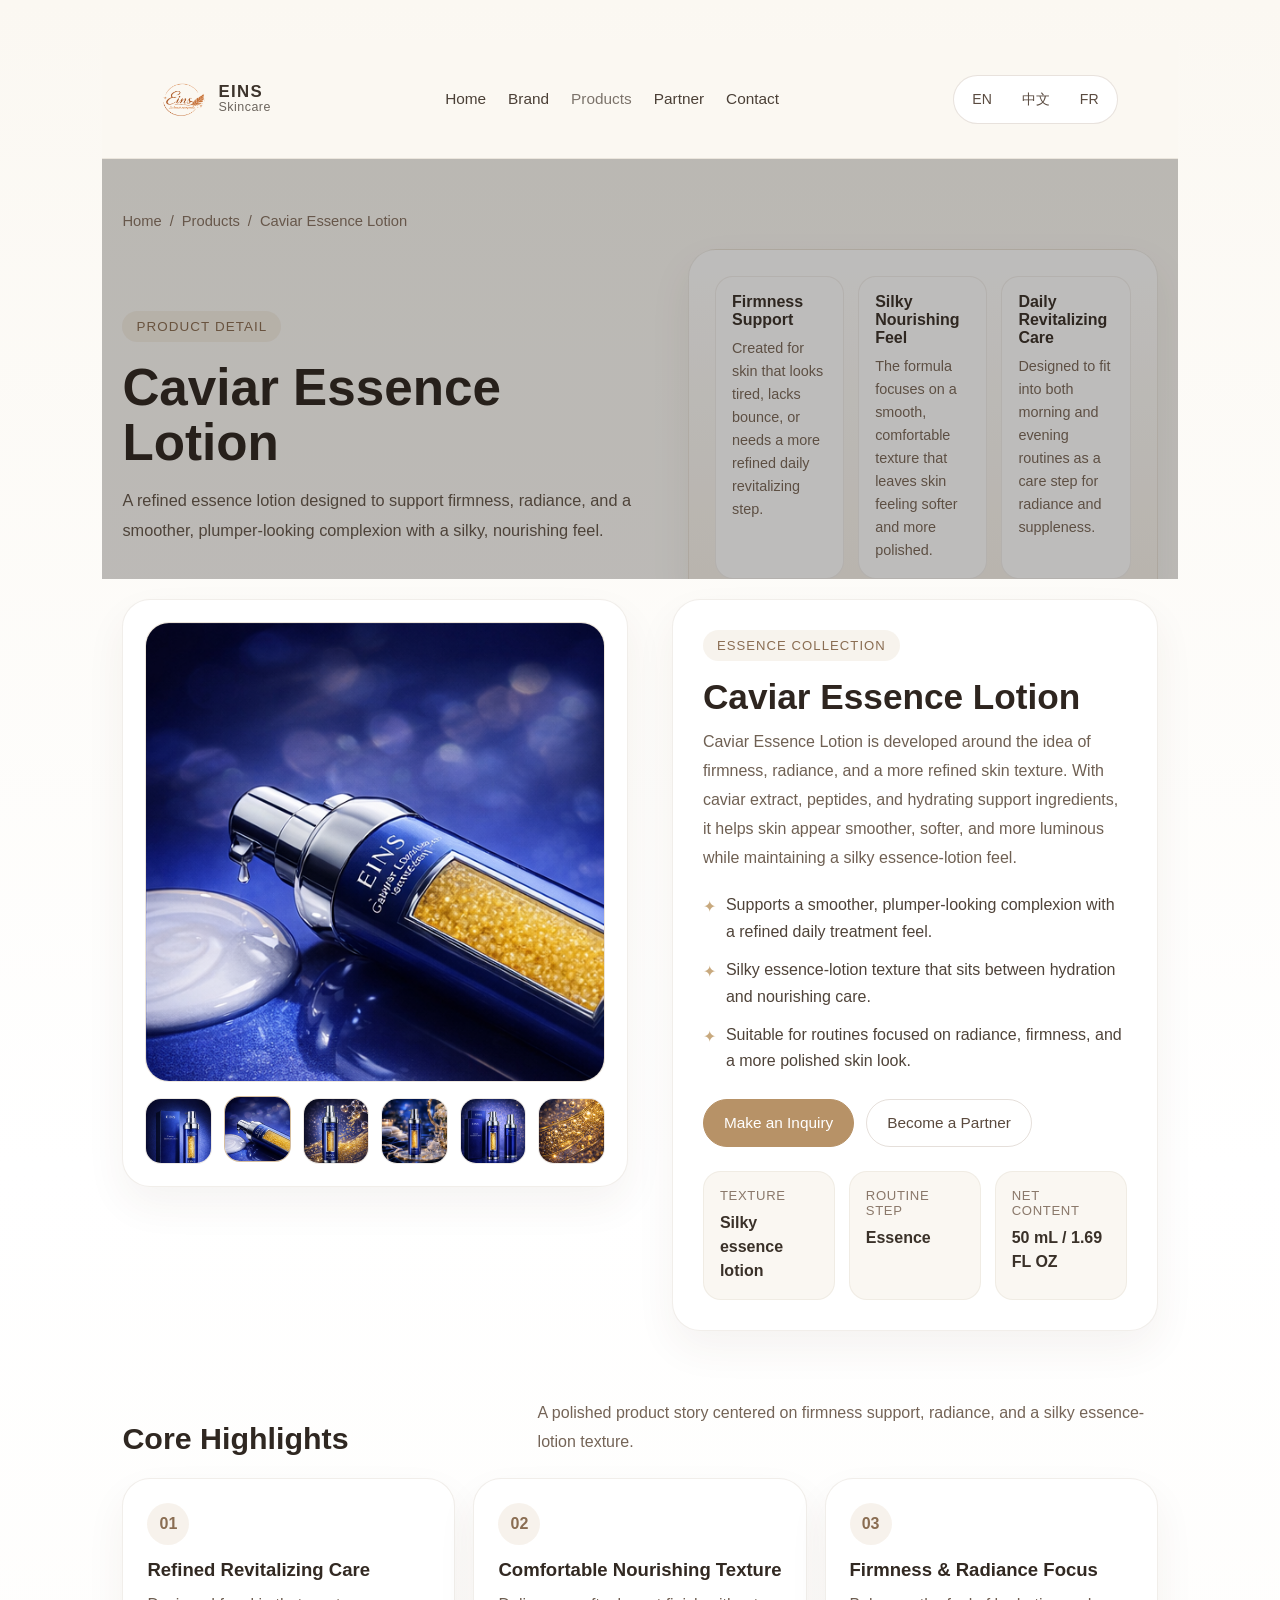
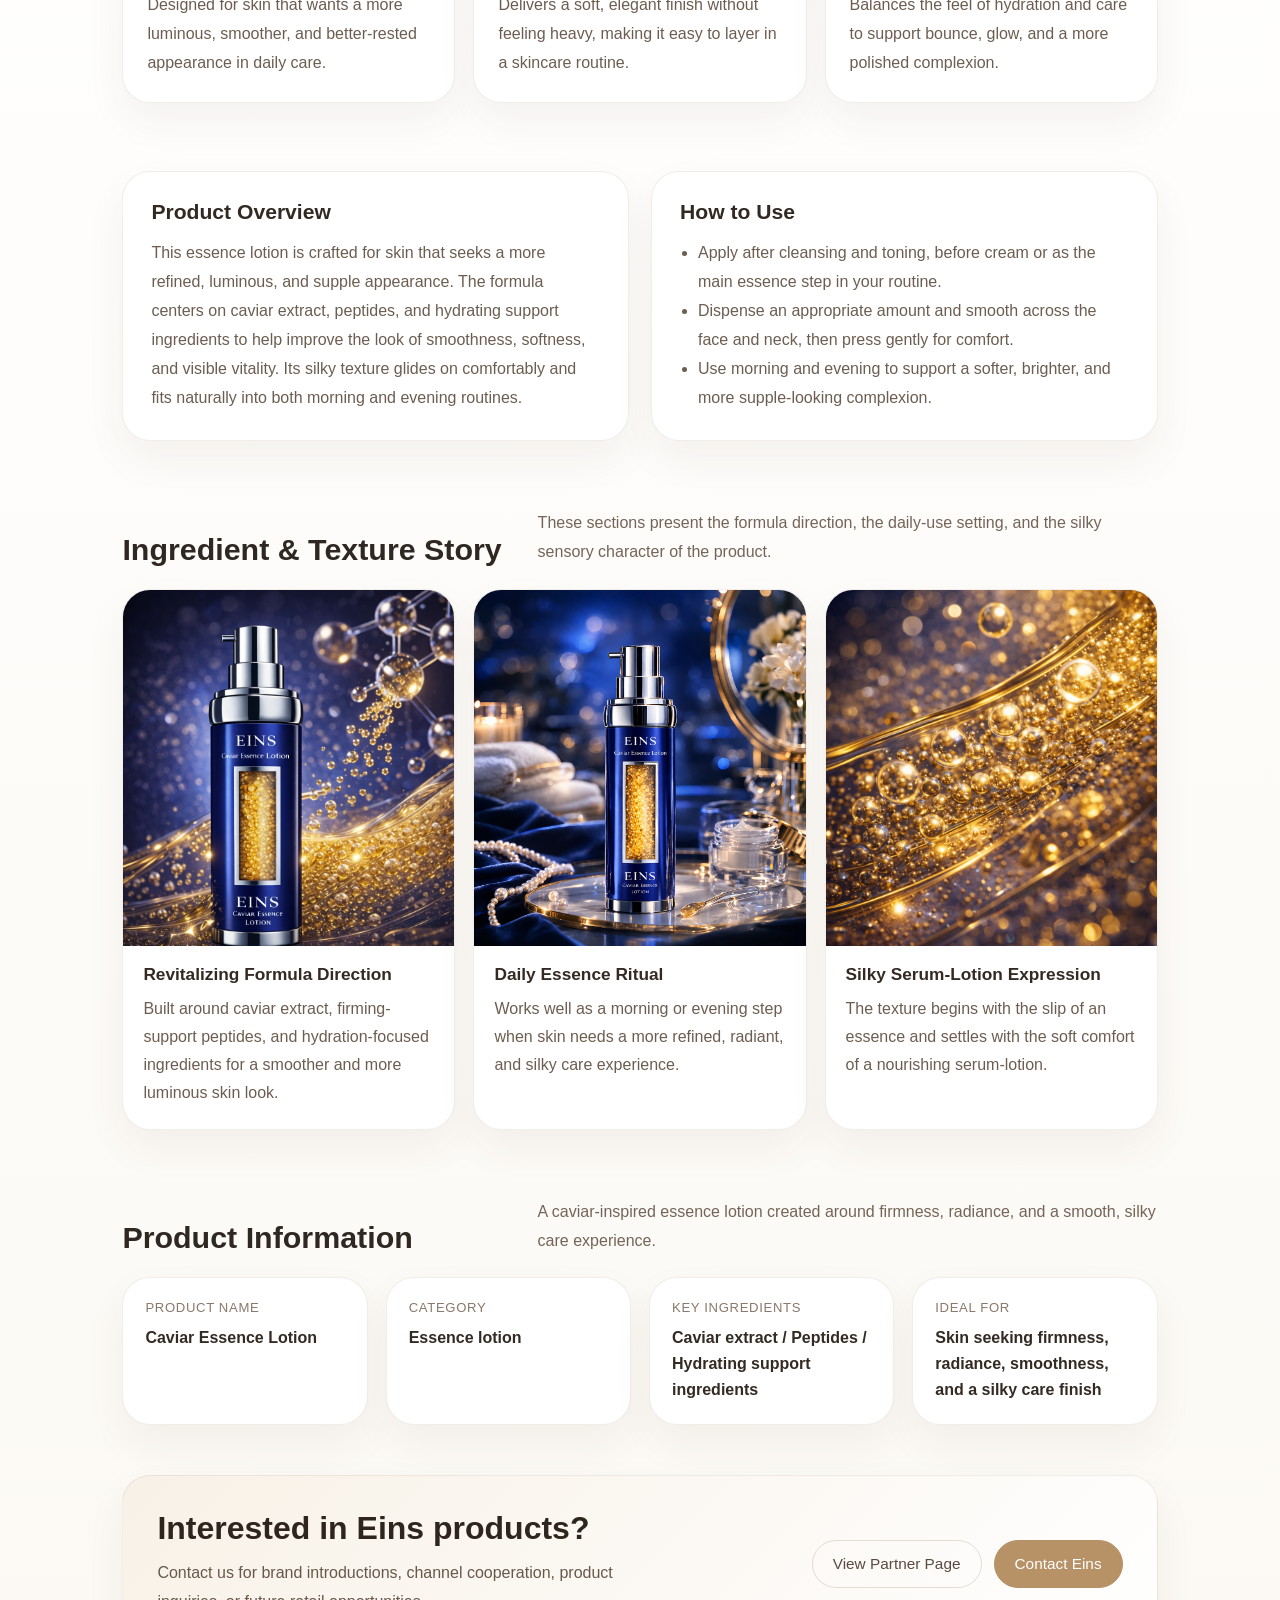
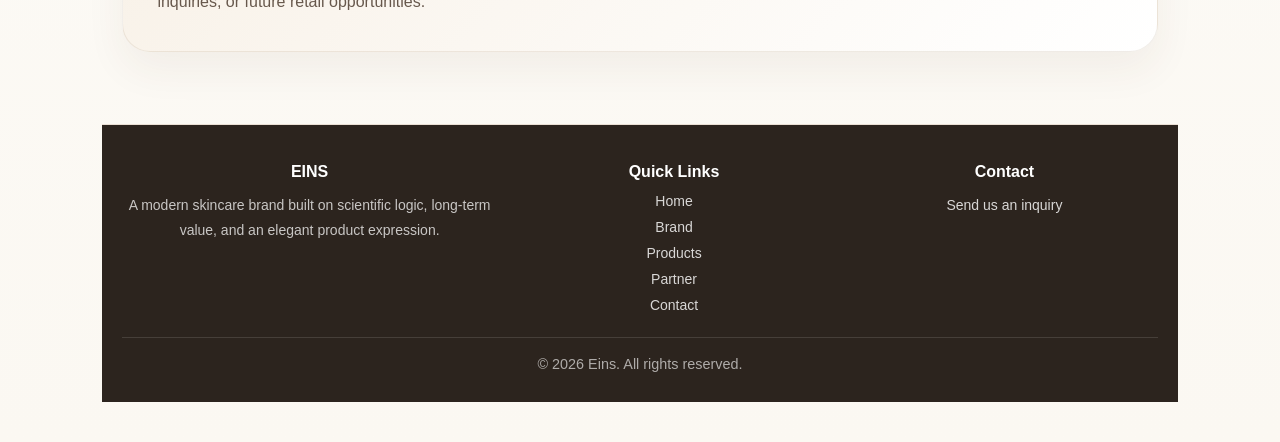
<file: product-caviar-essence-lotion.html>
<!DOCTYPE html>
<html lang="en">
<head>
  <meta charset="UTF-8" />
  <meta name="viewport" content="width=device-width, initial-scale=1.0" />
  <title>Eins | Caviar Essence Lotion</title>
  <meta
    name="description"
    content="Discover Eins Caviar Essence Lotion — a refined essence lotion designed to support firmness, radiance, and a smoother, plumper-looking complexion."
  />
  <link rel="stylesheet" href="assets/css/style.css" />

  <style>
    .product-page {
      background: linear-gradient(180deg, #fbf8f2 0%, #ffffff 32%, #fbf8f2 100%);
      color: #3d342c;
    }

    .product-page .container {
      width: min(1180px, calc(100% - 40px));
      margin: 0 auto;
    }

    .product-page .site-header {
      position: sticky;
      top: 0;
      z-index: 50;
      background: rgba(251, 248, 242, 0.94);
      backdrop-filter: blur(10px);
      border-bottom: 1px solid rgba(126, 98, 70, 0.12);
    }

    .product-page .header-inner {
      min-height: 78px;
      display: flex;
      align-items: center;
      justify-content: space-between;
      gap: 24px;
    }

    .product-page .brand-logo {
      display: inline-flex;
      align-items: center;
      gap: 12px;
      text-decoration: none;
      color: inherit;
    }

    .product-page .brand-logo img {
      width: 44px;
      height: 44px;
      object-fit: contain;
      display: block;
    }

    .product-page .brand-logo-text {
      display: flex;
      flex-direction: column;
      line-height: 1.1;
    }

    .product-page .brand-logo-text strong {
      font-size: 1.05rem;
      letter-spacing: 0.08em;
    }

    .product-page .brand-logo-text span {
      font-size: 0.78rem;
      opacity: 0.75;
      letter-spacing: 0.04em;
    }

    .product-page .main-nav {
      display: flex;
      align-items: center;
      gap: 22px;
      flex-wrap: wrap;
    }

    .product-page .main-nav a {
      text-decoration: none;
      color: #4b4037;
      font-size: 0.96rem;
      transition: opacity 0.2s ease;
    }

    .product-page .main-nav a:hover,
    .product-page .main-nav a.active {
      opacity: 0.72;
    }

    .product-page .header-actions {
      display: flex;
      align-items: center;
      gap: 14px;
    }

    .product-page .lang-switch {
      display: inline-flex;
      align-items: center;
      gap: 6px;
      padding: 6px;
      border-radius: 999px;
      border: 1px solid rgba(126, 98, 70, 0.18);
      background: #fff;
    }

    .product-page .lang-switch button {
      border: 0;
      background: transparent;
      color: #5a4b40;
      padding: 8px 12px;
      border-radius: 999px;
      cursor: pointer;
      font-size: 0.88rem;
      transition: all 0.2s ease;
    }

    .product-page .lang-switch button.active {
      background: #c8a97e;
      color: #fff;
    }

    .product-page .page-hero {
      padding: 54px 0 30px;
    }

    .product-page .breadcrumb {
      display: flex;
      flex-wrap: wrap;
      align-items: center;
      gap: 8px;
      color: #877363;
      font-size: 0.92rem;
      margin-bottom: 20px;
    }

    .product-page .breadcrumb a {
      color: inherit;
      text-decoration: none;
    }

    .product-page .page-hero-top {
      display: grid;
      grid-template-columns: 1.06fr 0.94fr;
      gap: 36px;
      align-items: center;
    }

    .product-page .eyebrow {
      display: inline-block;
      padding: 8px 14px;
      border-radius: 999px;
      background: rgba(200, 169, 126, 0.14);
      color: #8a6d52;
      font-size: 0.84rem;
      letter-spacing: 0.08em;
      text-transform: uppercase;
      margin-bottom: 18px;
    }

    .product-page .page-hero h1 {
      margin: 0 0 16px;
      font-size: clamp(2rem, 4vw, 3.55rem);
      line-height: 1.08;
      color: #2f2721;
    }

    .product-page .page-hero p.lead {
      margin: 0;
      font-size: 1.02rem;
      line-height: 1.8;
      color: #65574b;
      max-width: 620px;
    }

    .product-page .hero-card {
      background: linear-gradient(180deg, #fff 0%, #f8f3eb 100%);
      border: 1px solid rgba(126, 98, 70, 0.12);
      border-radius: 28px;
      padding: 26px;
      box-shadow: 0 18px 40px rgba(78, 59, 40, 0.08);
    }

    .product-page .hero-card-grid {
      display: grid;
      grid-template-columns: repeat(3, 1fr);
      gap: 14px;
    }

    .product-page .hero-mini-card {
      padding: 16px;
      border-radius: 18px;
      background: #fff;
      border: 1px solid rgba(126, 98, 70, 0.1);
    }

    .product-page .hero-mini-card strong {
      display: block;
      font-size: 1rem;
      margin-bottom: 8px;
      color: #3a3129;
    }

    .product-page .hero-mini-card span {
      display: block;
      font-size: 0.9rem;
      line-height: 1.6;
      color: #7a6859;
    }

    .product-page .product-main {
      padding: 20px 0 34px;
    }

    .product-page .product-main-grid {
      display: grid;
      grid-template-columns: 1.02fr 0.98fr;
      gap: 44px;
      align-items: start;
    }

    .product-page .product-gallery-card,
    .product-page .product-summary-card,
    .product-page .section-card {
      background: #fff;
      border: 1px solid rgba(126, 98, 70, 0.11);
      border-radius: 28px;
      box-shadow: 0 18px 40px rgba(78, 59, 40, 0.06);
    }

    .product-page .product-gallery-card {
      padding: 22px;
    }

    .product-page .main-image-wrap {
      aspect-ratio: 1 / 1;
      border-radius: 24px;
      overflow: hidden;
      background: linear-gradient(180deg, #f8f3eb 0%, #f3ede5 100%);
      border: 1px solid rgba(126, 98, 70, 0.08);
    }

    .product-page .main-image-wrap img {
      width: 100%;
      height: 100%;
      object-fit: cover;
      display: block;
    }

    .product-page .thumb-grid {
      display: grid;
      grid-template-columns: repeat(6, minmax(0, 1fr));
      gap: 12px;
      margin-top: 16px;
    }

    .product-page .thumb-btn {
      border: 1px solid rgba(126, 98, 70, 0.14);
      background: #fff;
      border-radius: 16px;
      padding: 0;
      cursor: pointer;
      overflow: hidden;
      transition: transform 0.2s ease, border-color 0.2s ease;
      aspect-ratio: 1 / 1;
    }

    .product-page .thumb-btn:hover,
    .product-page .thumb-btn.active {
      transform: translateY(-2px);
      border-color: rgba(200, 169, 126, 0.75);
    }

    .product-page .thumb-btn img {
      width: 100%;
      height: 100%;
      object-fit: cover;
      display: block;
    }

    .product-page .product-summary-card {
      padding: 30px;
    }

    .product-page .product-badge {
      display: inline-block;
      padding: 8px 14px;
      border-radius: 999px;
      background: rgba(200, 169, 126, 0.14);
      color: #8a6d52;
      font-size: 0.82rem;
      letter-spacing: 0.08em;
      text-transform: uppercase;
      margin-bottom: 16px;
    }

    .product-page .product-summary-card h2 {
      margin: 0 0 12px;
      font-size: 2.2rem;
      line-height: 1.12;
      color: #2e251f;
    }

    .product-page .product-subtitle {
      margin: 0 0 20px;
      color: #6f6053;
      font-size: 1rem;
      line-height: 1.8;
    }

    .product-page .product-points {
      list-style: none;
      padding: 0;
      margin: 0 0 24px;
      display: grid;
      gap: 12px;
    }

    .product-page .product-points li {
      display: flex;
      align-items: flex-start;
      gap: 10px;
      color: #4f4339;
      line-height: 1.65;
    }

    .product-page .product-points li::before {
      content: "✦";
      color: #c8a97e;
      flex: 0 0 auto;
      margin-top: 2px;
    }

    .product-page .button-row {
      display: flex;
      flex-wrap: wrap;
      gap: 12px;
      margin-bottom: 24px;
    }

    .product-page .btn-primary,
    .product-page .btn-secondary {
      display: inline-flex;
      align-items: center;
      justify-content: center;
      min-height: 48px;
      padding: 0 20px;
      border-radius: 999px;
      text-decoration: none;
      transition: all 0.2s ease;
      font-size: 0.96rem;
    }

    .product-page .btn-primary {
      background: #b79267;
      color: #fff;
      border: 1px solid #b79267;
    }

    .product-page .btn-primary:hover {
      opacity: 0.92;
      transform: translateY(-1px);
    }

    .product-page .btn-secondary {
      background: transparent;
      color: #5a4a3e;
      border: 1px solid rgba(126, 98, 70, 0.2);
    }

    .product-page .btn-secondary:hover {
      background: rgba(200, 169, 126, 0.08);
    }

    .product-page .product-meta {
      display: grid;
      grid-template-columns: repeat(3, 1fr);
      gap: 14px;
    }

    .product-page .meta-item {
      padding: 16px;
      border-radius: 18px;
      background: #faf7f2;
      border: 1px solid rgba(126, 98, 70, 0.08);
    }

    .product-page .meta-item span {
      display: block;
      font-size: 0.82rem;
      color: #8a786a;
      margin-bottom: 8px;
      letter-spacing: 0.05em;
      text-transform: uppercase;
    }

    .product-page .meta-item strong {
      display: block;
      font-size: 1rem;
      color: #3a3129;
      line-height: 1.5;
    }

    .product-page section.content-section {
      padding: 34px 0;
    }

    .product-page .section-heading {
      display: flex;
      align-items: end;
      justify-content: space-between;
      gap: 20px;
      margin-bottom: 22px;
    }

    .product-page .section-heading h3 {
      margin: 0;
      font-size: 1.9rem;
      color: #2f2721;
    }

    .product-page .section-heading p {
      margin: 0;
      color: #746457;
      line-height: 1.8;
      max-width: 620px;
    }

    .product-page .feature-grid {
      display: grid;
      grid-template-columns: repeat(3, 1fr);
      gap: 18px;
    }

    .product-page .feature-card {
      padding: 24px;
    }

    .product-page .feature-no {
      display: inline-flex;
      align-items: center;
      justify-content: center;
      width: 42px;
      height: 42px;
      border-radius: 50%;
      background: rgba(200, 169, 126, 0.15);
      color: #8a6d52;
      font-weight: 600;
      margin-bottom: 14px;
    }

    .product-page .feature-card h4 {
      margin: 0 0 10px;
      font-size: 1.16rem;
      color: #322922;
    }

    .product-page .feature-card p {
      margin: 0;
      line-height: 1.8;
      color: #6d5d50;
    }

    .product-page .story-grid {
      display: grid;
      grid-template-columns: 1fr 1fr;
      gap: 22px;
    }

    .product-page .story-card {
      padding: 28px;
    }

    .product-page .story-card h4 {
      margin: 0 0 14px;
      font-size: 1.32rem;
      color: #322922;
    }

    .product-page .story-card p,
    .product-page .story-card li {
      color: #6c5d50;
      line-height: 1.82;
    }

    .product-page .story-card ul {
      margin: 0;
      padding-left: 18px;
    }

    .product-page .visual-strip {
      display: grid;
      grid-template-columns: repeat(3, 1fr);
      gap: 18px;
    }

    .product-page .visual-card {
      overflow: hidden;
    }

    .product-page .visual-card img {
      width: 100%;
      aspect-ratio: 4 / 4.3;
      object-fit: cover;
      display: block;
    }

    .product-page .visual-card .visual-text {
      padding: 18px 20px 22px;
    }

    .product-page .visual-card h4 {
      margin: 0 0 10px;
      font-size: 1.08rem;
      color: #342a23;
    }

    .product-page .visual-card p {
      margin: 0;
      line-height: 1.75;
      color: #6d5d50;
    }

    .product-page .spec-grid {
      display: grid;
      grid-template-columns: repeat(4, 1fr);
      gap: 18px;
    }

    .product-page .spec-card {
      padding: 22px;
    }

    .product-page .spec-card span {
      display: block;
      font-size: 0.82rem;
      color: #8a786a;
      letter-spacing: 0.05em;
      text-transform: uppercase;
      margin-bottom: 10px;
    }

    .product-page .spec-card strong {
      display: block;
      color: #332a23;
      line-height: 1.6;
      font-size: 1rem;
    }

    .product-page .cta-section {
      padding: 16px 0 72px;
    }

    .product-page .cta-card {
      padding: 34px;
      display: grid;
      grid-template-columns: 1.1fr 0.9fr;
      gap: 20px;
      align-items: center;
      background: linear-gradient(135deg, #f8f1e7 0%, #fff 100%);
    }

    .product-page .cta-card h3 {
      margin: 0 0 12px;
      font-size: 2rem;
      color: #2e251f;
    }

    .product-page .cta-card p {
      margin: 0;
      line-height: 1.8;
      color: #67584c;
      max-width: 640px;
    }

    .product-page .cta-actions {
      display: flex;
      justify-content: flex-end;
      gap: 12px;
      flex-wrap: wrap;
    }

    .product-page .site-footer {
      background: #2c241e;
      color: rgba(255, 255, 255, 0.82);
      padding: 38px 0 30px;
    }

    .product-page .footer-grid {
      display: grid;
      grid-template-columns: 1.1fr 0.9fr 0.9fr;
      gap: 24px;
      align-items: start;
    }

    .product-page .footer-brand h4,
    .product-page .footer-links h4,
    .product-page .footer-contact h4 {
      margin: 0 0 12px;
      color: #fff;
      font-size: 1rem;
    }

    .product-page .footer-brand p,
    .product-page .footer-contact p {
      margin: 0;
      line-height: 1.8;
      color: rgba(255, 255, 255, 0.74);
    }

    .product-page .footer-links ul {
      list-style: none;
      padding: 0;
      margin: 0;
      display: grid;
      gap: 10px;
    }

    .product-page .footer-links a,
    .product-page .footer-contact a {
      color: rgba(255, 255, 255, 0.82);
      text-decoration: none;
    }

    .product-page .footer-bottom {
      margin-top: 24px;
      padding-top: 18px;
      border-top: 1px solid rgba(255, 255, 255, 0.12);
      font-size: 0.9rem;
      color: rgba(255, 255, 255, 0.62);
    }

    @media (max-width: 1080px) {
      .product-page .page-hero-top,
      .product-page .product-main-grid,
      .product-page .story-grid,
      .product-page .cta-card,
      .product-page .footer-grid {
        grid-template-columns: 1fr;
      }

      .product-page .feature-grid,
      .product-page .visual-strip,
      .product-page .spec-grid,
      .product-page .hero-card-grid {
        grid-template-columns: repeat(2, 1fr);
      }

      .product-page .cta-actions {
        justify-content: flex-start;
      }
    }

    @media (max-width: 780px) {
      .product-page .header-inner {
        flex-direction: column;
        align-items: stretch;
        padding: 14px 0;
      }

      .product-page .main-nav {
        justify-content: center;
      }

      .product-page .header-actions {
        justify-content: center;
      }

      .product-page .feature-grid,
      .product-page .visual-strip,
      .product-page .spec-grid,
      .product-page .hero-card-grid,
      .product-page .product-meta {
        grid-template-columns: 1fr;
      }

      .product-page .thumb-grid {
        grid-template-columns: repeat(3, minmax(0, 1fr));
      }

      .product-page .page-hero {
        padding-top: 34px;
      }

      .product-page .product-summary-card,
      .product-page .product-gallery-card,
      .product-page .story-card,
      .product-page .feature-card,
      .product-page .spec-card,
      .product-page .cta-card {
        padding: 22px;
      }
    }

    @media (max-width: 560px) {
      .product-page .thumb-grid {
        grid-template-columns: repeat(2, 1fr);
      }
    }
  </style>
</head>

<body class="product-page">
  <header class="site-header">
    <div class="container header-inner">
      <a href="index.html" class="brand-logo" aria-label="Eins Home">
        <img
          src="assets/img/logo/logo.png"
          alt="Eins Logo"
          onerror="this.src='assets/img/placeholders/product-placeholder.jpg';"
        />
        <div class="brand-logo-text">
          <strong>EINS</strong>
          <span data-i18n="site.tagline">Skincare</span>
        </div>
      </a>

      <nav class="main-nav" aria-label="Main Navigation">
        <a href="index.html" data-i18n="nav.home">Home</a>
        <a href="brand.html" data-i18n="nav.brand">Brand</a>
        <a href="products.html" class="active" data-i18n="nav.products">Products</a>
        <a href="partner.html" data-i18n="nav.partner">Partner</a>
        <a href="contact.html" data-i18n="nav.contact">Contact</a>
      </nav>

      <div class="header-actions">
        <div class="lang-switch" aria-label="Language Switcher">
          <button type="button" data-lang="en">EN</button>
          <button type="button" data-lang="zh">中文</button>
          <button type="button" data-lang="fr">FR</button>
        </div>
      </div>
    </div>
  </header>

  <main>
    <section class="page-hero">
      <div class="container">
        <div class="breadcrumb">
          <a href="index.html" data-i18n="breadcrumb.home">Home</a>
          <span>/</span>
          <a href="products.html" data-i18n="breadcrumb.products">Products</a>
          <span>/</span>
          <span data-i18n="product.caviar.breadcrumb">Caviar Essence Lotion</span>
        </div>

        <div class="page-hero-top">
          <div>
            <span class="eyebrow" data-i18n="product.caviar.eyebrow">Product Detail</span>
            <h1 data-i18n="product.caviar.title">Caviar Essence Lotion</h1>
            <p class="lead" data-i18n="product.caviar.heroText">
              A refined essence lotion designed to support firmness, radiance, and a smoother, plumper-looking complexion with a silky, nourishing feel.
            </p>
          </div>

          <div class="hero-card">
            <div class="hero-card-grid">
              <div class="hero-mini-card">
                <strong data-i18n="product.caviar.heroCard1Title">Firmness Support</strong>
                <span data-i18n="product.caviar.heroCard1Text">
                  Created for skin that looks tired, lacks bounce, or needs a more refined daily revitalizing step.
                </span>
              </div>
              <div class="hero-mini-card">
                <strong data-i18n="product.caviar.heroCard2Title">Silky Nourishing Feel</strong>
                <span data-i18n="product.caviar.heroCard2Text">
                  The formula focuses on a smooth, comfortable texture that leaves skin feeling softer and more polished.
                </span>
              </div>
              <div class="hero-mini-card">
                <strong data-i18n="product.caviar.heroCard3Title">Daily Revitalizing Care</strong>
                <span data-i18n="product.caviar.heroCard3Text">
                  Designed to fit into both morning and evening routines as a care step for radiance and suppleness.
                </span>
              </div>
            </div>
          </div>
        </div>
      </div>
    </section>

    <section class="product-main">
      <div class="container">
        <div class="product-main-grid">
          <div class="product-gallery-card">
            <!-- Standardized image paths for caviar-essence-lotion folder -->
            <div class="main-image-wrap">
              <img
                id="mainProductImage"
                src="assets/img/products/caviar-essence-lotion/product-main.png"
                alt="Caviar Essence Lotion"
                onerror="this.src='assets/img/placeholders/product-placeholder.jpg';"
              />
            </div>

            <div class="thumb-grid">
              <button class="thumb-btn" type="button" data-full="assets/img/products/caviar-essence-lotion/product-cover.png" aria-label="Cover image">
                <img src="assets/img/products/caviar-essence-lotion/product-cover.png" alt="Caviar Essence Lotion Cover" onerror="this.src='assets/img/placeholders/product-placeholder.jpg';" />
              </button>

              <button class="thumb-btn active" type="button" data-full="assets/img/products/caviar-essence-lotion/product-main.png" aria-label="Main image">
                <img src="assets/img/products/caviar-essence-lotion/product-main.png" alt="Caviar Essence Lotion Main" onerror="this.src='assets/img/placeholders/product-placeholder.jpg';" />
              </button>

              <button class="thumb-btn" type="button" data-full="assets/img/products/caviar-essence-lotion/detail-ingredient.png" aria-label="Ingredient detail image">
                <img src="assets/img/products/caviar-essence-lotion/detail-ingredient.png" alt="Caviar Essence Lotion Ingredient Detail" onerror="this.src='assets/img/placeholders/product-placeholder.jpg';" />
              </button>

              <button class="thumb-btn" type="button" data-full="assets/img/products/caviar-essence-lotion/detail-lifestyle.png" aria-label="Lifestyle detail image">
                <img src="assets/img/products/caviar-essence-lotion/detail-lifestyle.png" alt="Caviar Essence Lotion Lifestyle Detail" onerror="this.src='assets/img/placeholders/product-placeholder.jpg';" />
              </button>

              <button class="thumb-btn" type="button" data-full="assets/img/products/caviar-essence-lotion/detail-packaging.png" aria-label="Packaging detail image">
                <img src="assets/img/products/caviar-essence-lotion/detail-packaging.png" alt="Caviar Essence Lotion Packaging Detail" onerror="this.src='assets/img/placeholders/product-placeholder.jpg';" />
              </button>

              <button class="thumb-btn" type="button" data-full="assets/img/products/caviar-essence-lotion/texture-closeup.png" aria-label="Texture image">
                <img src="assets/img/products/caviar-essence-lotion/texture-closeup.png" alt="Caviar Essence Lotion Texture Closeup" onerror="this.src='assets/img/placeholders/product-placeholder.jpg';" />
              </button>
            </div>
          </div>

          <div class="product-summary-card">
            <span class="product-badge" data-i18n="product.caviar.badge">Essence Collection</span>
            <h2 data-i18n="product.caviar.title">Caviar Essence Lotion</h2>
            <p class="product-subtitle" data-i18n="product.caviar.summary">
              Caviar Essence Lotion is developed around the idea of firmness, radiance, and a more refined skin texture. With caviar extract, peptides, and hydrating support ingredients, it helps skin appear smoother, softer, and more luminous while maintaining a silky essence-lotion feel.
            </p>

            <ul class="product-points">
              <li data-i18n="product.caviar.point1">Supports a smoother, plumper-looking complexion with a refined daily treatment feel.</li>
              <li data-i18n="product.caviar.point2">Silky essence-lotion texture that sits between hydration and nourishing care.</li>
              <li data-i18n="product.caviar.point3">Suitable for routines focused on radiance, firmness, and a more polished skin look.</li>
            </ul>

            <div class="button-row">
              <a href="contact.html" class="btn-primary" data-i18n="product.caviar.cta1">Make an Inquiry</a>
              <a href="partner.html" class="btn-secondary" data-i18n="product.caviar.cta2">Become a Partner</a>
            </div>

            <div class="product-meta">
              <div class="meta-item">
                <span data-i18n="product.caviar.meta1Label">Texture</span>
                <strong data-i18n="product.caviar.meta1Value">Silky essence lotion</strong>
              </div>
              <div class="meta-item">
                <span data-i18n="product.caviar.meta2Label">Routine Step</span>
                <strong data-i18n="product.caviar.meta2Value">Essence</strong>
              </div>
              <div class="meta-item">
                <span data-i18n="product.caviar.meta3Label">Net Content</span>
                <strong data-i18n="product.caviar.meta3Value">50 mL / 1.69 FL OZ</strong>
              </div>
            </div>
          </div>
        </div>
      </div>
    </section>

    <section class="content-section">
      <div class="container">
        <div class="section-heading">
          <div>
            <h3 data-i18n="product.caviar.featuresTitle">Core Highlights</h3>
          </div>
          <p data-i18n="product.caviar.featuresText">
            A polished product story centered on firmness support, radiance, and a silky essence-lotion texture.
          </p>
        </div>

        <div class="feature-grid">
          <div class="section-card feature-card">
            <div class="feature-no">01</div>
            <h4 data-i18n="product.caviar.feature1Title">Refined Revitalizing Care</h4>
            <p data-i18n="product.caviar.feature1Text">
              Designed for skin that wants a more luminous, smoother, and better-rested appearance in daily care.
            </p>
          </div>

          <div class="section-card feature-card">
            <div class="feature-no">02</div>
            <h4 data-i18n="product.caviar.feature2Title">Comfortable Nourishing Texture</h4>
            <p data-i18n="product.caviar.feature2Text">
              Delivers a soft, elegant finish without feeling heavy, making it easy to layer in a skincare routine.
            </p>
          </div>

          <div class="section-card feature-card">
            <div class="feature-no">03</div>
            <h4 data-i18n="product.caviar.feature3Title">Firmness & Radiance Focus</h4>
            <p data-i18n="product.caviar.feature3Text">
              Balances the feel of hydration and care to support bounce, glow, and a more polished complexion.
            </p>
          </div>
        </div>
      </div>
    </section>

    <section class="content-section">
      <div class="container">
        <div class="story-grid">
          <div class="section-card story-card">
            <h4 data-i18n="product.caviar.story1Title">Product Overview</h4>
            <p data-i18n="product.caviar.story1Text">
              This essence lotion is crafted for skin that seeks a more refined, luminous, and supple appearance. The formula centers on caviar extract, peptides, and hydrating support ingredients to help improve the look of smoothness, softness, and visible vitality. Its silky texture glides on comfortably and fits naturally into both morning and evening routines.
            </p>
          </div>

          <div class="section-card story-card">
            <h4 data-i18n="product.caviar.story2Title">How to Use</h4>
            <ul>
              <li data-i18n="product.caviar.story2Point1">Apply after cleansing and toning, before cream or as the main essence step in your routine.</li>
              <li data-i18n="product.caviar.story2Point2">Dispense an appropriate amount and smooth across the face and neck, then press gently for comfort.</li>
              <li data-i18n="product.caviar.story2Point3">Use morning and evening to support a softer, brighter, and more supple-looking complexion.</li>
            </ul>
          </div>
        </div>
      </div>
    </section>

    <section class="content-section">
      <div class="container">
        <div class="section-heading">
          <div>
            <h3 data-i18n="product.caviar.visualTitle">Ingredient & Texture Highlights</h3>
          </div>
          <p data-i18n="product.caviar.visualText">
            These sections present the formula direction, the daily-use setting, and the silky sensory character of the product.
          </p>
        </div>

        <div class="visual-strip">
          <div class="section-card visual-card">
            <img src="assets/img/products/caviar-essence-lotion/detail-ingredient.png" alt="Caviar Essence Lotion Ingredient Visual" onerror="this.src='assets/img/placeholders/product-placeholder.jpg';" />
            <div class="visual-text">
              <h4 data-i18n="product.caviar.visual1Title">Revitalizing Formula Direction</h4>
              <p data-i18n="product.caviar.visual1Text">
                Built around caviar extract, firming-support peptides, and hydration-focused ingredients for a smoother and more luminous skin look.
              </p>
            </div>
          </div>

          <div class="section-card visual-card">
            <img src="assets/img/products/caviar-essence-lotion/detail-lifestyle.png" alt="Caviar Essence Lotion Lifestyle Visual" onerror="this.src='assets/img/placeholders/product-placeholder.jpg';" />
            <div class="visual-text">
              <h4 data-i18n="product.caviar.visual2Title">Daily Essence Ritual</h4>
              <p data-i18n="product.caviar.visual2Text">
                Works well as a morning or evening step when skin needs a more refined, radiant, and silky care experience.
              </p>
            </div>
          </div>

          <div class="section-card visual-card">
            <img src="assets/img/products/caviar-essence-lotion/texture-closeup.png" alt="Caviar Essence Lotion Silky Serum-Lotion Expression" onerror="this.src='assets/img/placeholders/product-placeholder.jpg';" />
            <div class="visual-text">
              <h4 data-i18n="product.caviar.visual3Title">Silky Serum-Lotion Expression</h4>
              <p data-i18n="product.caviar.visual3Text">
                The texture begins with the slip of an essence and settles with the soft comfort of a nourishing serum-lotion.
              </p>
            </div>
          </div>
        </div>
      </div>
    </section>

    <section class="content-section">
      <div class="container">
        <div class="section-heading">
          <div>
            <h3 data-i18n="product.caviar.specTitle">Product Information</h3>
          </div>
          <p data-i18n="product.caviar.specText">
            A caviar-inspired essence lotion created around firmness, radiance, and a smooth, silky care experience.
          </p>
        </div>

        <div class="spec-grid">
          <div class="section-card spec-card">
            <span data-i18n="product.caviar.spec1Label">Product Name</span>
            <strong data-i18n="product.caviar.spec1Value">Caviar Essence Lotion</strong>
          </div>

          <div class="section-card spec-card">
            <span data-i18n="product.caviar.spec2Label">Category</span>
            <strong data-i18n="product.caviar.spec2Value">Essence lotion</strong>
          </div>

          <div class="section-card spec-card">
            <span data-i18n="product.caviar.spec3Label">Key Ingredients</span>
            <strong data-i18n="product.caviar.spec3Value">Caviar extract / Peptides / Hydrating support ingredients</strong>
          </div>

          <div class="section-card spec-card">
            <span data-i18n="product.caviar.spec4Label">Best For</span>
            <strong data-i18n="product.caviar.spec4Value">Skin seeking firmness, radiance, smoothness, and a silky care finish</strong>
          </div>
        </div>
      </div>
    </section>

    <section class="cta-section">
      <div class="container">
        <div class="section-card cta-card">
          <div>
            <h3 data-i18n="product.caviar.ctaBlockTitle">Interested in Eins Products?</h3>
            <p data-i18n="product.caviar.ctaBlockText">
              Contact us for brand introductions, channel cooperation, product inquiries, or future retail opportunities.
            </p>
          </div>

          <div class="cta-actions">
            <a href="partner.html" class="btn-secondary" data-i18n="product.caviar.ctaBlockBtn1">View Partner Page</a>
            <a href="contact.html" class="btn-primary" data-i18n="product.caviar.ctaBlockBtn2">Contact Eins</a>
          </div>
        </div>
      </div>
    </section>
  </main>

  <footer class="site-footer">
    <div class="container">
      <div class="footer-grid">
        <div class="footer-brand">
          <h4>EINS</h4>
          <p data-i18n="footer.brandText">
            Science-inspired skincare with a refined, modern identity. Crafted for long-term value,
            elegant presentation, and scalable brand growth.
          </p>
        </div>

        <div class="footer-links">
          <h4 data-i18n="footer.quickLinks">Quick Links</h4>
          <ul>
            <li><a href="index.html" data-i18n="nav.home">Home</a></li>
            <li><a href="brand.html" data-i18n="nav.brand">Brand</a></li>
            <li><a href="products.html" data-i18n="nav.products">Products</a></li>
            <li><a href="partner.html" data-i18n="nav.partner">Partner</a></li>
            <li><a href="contact.html" data-i18n="nav.contact">Contact</a></li>
          </ul>
        </div>

        <div class="footer-contact">
          <h4 data-i18n="footer.contactTitle">Contact</h4>
          <p>
            <a href="contact.html" data-i18n="footer.contactLink">Send us an inquiry</a>
          </p>
        </div>
      </div>

      <div class="footer-bottom">
        <span>© <span id="currentYear"></span> Eins.</span>
        <span data-i18n="footer.rights">All rights reserved.</span>
      </div>
    </div>
  </footer>

  <script src="assets/js/lang.js"></script>
  <script>
    (function () {
      const pageTranslations = {
        en: {
          "site.tagline": "Skincare",
          "nav.home": "Home",
          "nav.brand": "Brand",
          "nav.products": "Products",
          "nav.partner": "Partner",
          "nav.contact": "Contact",

          "breadcrumb.home": "Home",
          "breadcrumb.products": "Products",

          "product.caviar.breadcrumb": "Caviar Essence Lotion",
          "product.caviar.eyebrow": "Product Detail",
          "product.caviar.title": "Caviar Essence Lotion",
          "product.caviar.heroText": "A refined essence lotion designed to support firmness, radiance, and a smoother, plumper-looking complexion with a silky, nourishing feel.",

          "product.caviar.heroCard1Title": "Firmness Support",
          "product.caviar.heroCard1Text": "Created for skin that looks tired, lacks bounce, or needs a more refined daily revitalizing step.",
          "product.caviar.heroCard2Title": "Silky Nourishing Feel",
          "product.caviar.heroCard2Text": "The formula focuses on a smooth, comfortable texture that leaves skin feeling softer and more polished.",
          "product.caviar.heroCard3Title": "Daily Revitalizing Care",
          "product.caviar.heroCard3Text": "Designed to fit into both morning and evening routines as a care step for radiance and suppleness.",

          "product.caviar.badge": "Essence Collection",
          "product.caviar.summary": "Caviar Essence Lotion is developed around the idea of firmness, radiance, and a more refined skin texture. With caviar extract, peptides, and hydrating support ingredients, it helps skin appear smoother, softer, and more luminous while maintaining a silky essence-lotion feel.",
          "product.caviar.point1": "Supports a smoother, plumper-looking complexion with a refined daily treatment feel.",
          "product.caviar.point2": "Silky essence-lotion texture that sits between hydration and nourishing care.",
          "product.caviar.point3": "Suitable for routines focused on radiance, firmness, and a more polished skin look.",
          "product.caviar.cta1": "Make an Inquiry",
          "product.caviar.cta2": "Become a Partner",

          "product.caviar.meta1Label": "Texture",
          "product.caviar.meta1Value": "Silky essence lotion",
          "product.caviar.meta2Label": "Routine Step",
          "product.caviar.meta2Value": "Essence",
          "product.caviar.meta3Label": "Net Content",
          "product.caviar.meta3Value": "50 mL / 1.69 FL OZ",

          "product.caviar.featuresTitle": "Core Highlights",
          "product.caviar.featuresText": "A polished product story centered on firmness support, radiance, and a silky essence-lotion texture.",
          "product.caviar.feature1Title": "Refined Revitalizing Care",
          "product.caviar.feature1Text": "Designed for skin that wants a more luminous, smoother, and better-rested appearance in daily care.",
          "product.caviar.feature2Title": "Comfortable Nourishing Texture",
          "product.caviar.feature2Text": "Delivers a soft, elegant finish without feeling heavy, making it easy to layer in a skincare routine.",
          "product.caviar.feature3Title": "Firmness & Radiance Focus",
          "product.caviar.feature3Text": "Balances the feel of hydration and care to support bounce, glow, and a more polished complexion.",

          "product.caviar.story1Title": "Product Overview",
          "product.caviar.story1Text": "This essence lotion is crafted for skin that seeks a more refined, luminous, and supple appearance. The formula centers on caviar extract, peptides, and hydrating support ingredients to help improve the look of smoothness, softness, and visible vitality. Its silky texture glides on comfortably and fits naturally into both morning and evening routines.",
          "product.caviar.story2Title": "How to Use",
          "product.caviar.story2Point1": "Apply after cleansing and toning, before cream or as the main essence step in your routine.",
          "product.caviar.story2Point2": "Dispense an appropriate amount and smooth across the face and neck, then press gently for comfort.",
          "product.caviar.story2Point3": "Use morning and evening to support a softer, brighter, and more supple-looking complexion.",

          "product.caviar.visualTitle": "Ingredient & Texture Story",
          "product.caviar.visualText": "These sections present the formula direction, the daily-use setting, and the silky sensory character of the product.",
          "product.caviar.visual1Title": "Revitalizing Formula Direction",
          "product.caviar.visual1Text": "Built around caviar extract, firming-support peptides, and hydration-focused ingredients for a smoother and more luminous skin look.",
          "product.caviar.visual2Title": "Daily Essence Ritual",
          "product.caviar.visual2Text": "Works well as a morning or evening step when skin needs a more refined, radiant, and silky care experience.",
          "product.caviar.visual3Title": "Silky Serum-Lotion Expression",
          "product.caviar.visual3Text": "The texture begins with the slip of an essence and settles with the soft comfort of a nourishing serum-lotion.",

          "product.caviar.specTitle": "Product Information",
          "product.caviar.specText": "A caviar-inspired essence lotion created around firmness, radiance, and a smooth, silky care experience.",
          "product.caviar.spec1Label": "Product Name",
          "product.caviar.spec1Value": "Caviar Essence Lotion",
          "product.caviar.spec2Label": "Category",
          "product.caviar.spec2Value": "Essence lotion",
          "product.caviar.spec3Label": "Key Ingredients",
          "product.caviar.spec3Value": "Caviar extract / Peptides / Hydrating support ingredients",
          "product.caviar.spec4Label": "Ideal For",
          "product.caviar.spec4Value": "Skin seeking firmness, radiance, smoothness, and a silky care finish",

          "product.caviar.ctaBlockTitle": "Interested in Eins products?",
          "product.caviar.ctaBlockText": "Contact us for brand introductions, channel cooperation, product inquiries, or future retail opportunities.",
          "product.caviar.ctaBlockBtn1": "View Partner Page",
          "product.caviar.ctaBlockBtn2": "Contact Eins",

          "footer.brandText": "A modern skincare brand built on scientific logic, long-term value, and an elegant product expression.",
          "footer.quickLinks": "Quick Links",
          "footer.contactTitle": "Contact",
          "footer.contactLink": "Send us an inquiry",
          "footer.rights": "All rights reserved."
        },

        zh: {
          "site.tagline": "护肤品牌",
          "nav.home": "首页",
          "nav.brand": "品牌",
          "nav.products": "产品",
          "nav.partner": "招商合作",
          "nav.contact": "联系我们",

          "breadcrumb.home": "首页",
          "breadcrumb.products": "产品中心",

          "product.caviar.breadcrumb": "鱼子精华露",
          "product.caviar.eyebrow": "产品详情",
          "product.caviar.title": "鱼子精华露",
          "product.caviar.heroText": "一款兼顾紧致、焕亮与柔润肤感的鱼子精华露，帮助肌肤呈现更细腻、更饱满、更有光泽的状态。",

          "product.caviar.heroCard1Title": "紧致焕活",
          "product.caviar.heroCard1Text": "适合肌肤显得疲惫、松弛或缺少弹润感时，作为日常护理中的精致焕活步骤。",
          "product.caviar.heroCard2Title": "丝滑柔润肤感",
          "product.caviar.heroCard2Text": "关注丝滑、柔润而不厚重的使用感，让肌肤在护理后保持更细腻舒适的触感。",
          "product.caviar.heroCard3Title": "日常焕亮护理",
          "product.caviar.heroCard3Text": "适合早晚护理流程中使用，为肌肤带来更柔软、更透亮的日常护理体验。",

          "product.caviar.badge": "精华系列",
          "product.caviar.summary": "鱼子精华露围绕紧致、焕亮与柔润肤感展开设计。配方以鱼子提取物、紧致抗老多肽与保湿支持成分为核心，帮助肌肤呈现更细腻、柔软、透亮的外观与触感，同时带来丝滑精华露般的使用体验。",
          "product.caviar.point1": "帮助肌肤呈现更细腻、饱满、有光泽的状态。",
          "product.caviar.point2": "介于精华与精华乳之间的丝滑质地，兼顾柔润感与护理感。",
          "product.caviar.point3": "适合关注紧致、焕亮与肤感精致度的日常护理流程。",
          "product.caviar.cta1": "立即咨询",
          "product.caviar.cta2": "成为合作伙伴",

          "product.caviar.meta1Label": "质地",
          "product.caviar.meta1Value": "丝滑精华露",
          "product.caviar.meta2Label": "护肤步骤",
          "product.caviar.meta2Value": "精华",
          "product.caviar.meta3Label": "净含量",
          "product.caviar.meta3Value": "50 mL / 1.69 FL OZ",

          "product.caviar.featuresTitle": "核心亮点",
          "product.caviar.featuresText": "围绕紧致感、焕亮感与丝滑精华露体验展开的正式产品表达。",
          "product.caviar.feature1Title": "精致焕活护理",
          "product.caviar.feature1Text": "适合希望肌肤看起来更明亮、更细腻、更有精神感的日常护理需求。",
          "product.caviar.feature2Title": "柔润而不厚重",
          "product.caviar.feature2Text": "保留柔润与滋养感，同时维持轻盈顺滑的延展体验，便于叠加使用。",
          "product.caviar.feature3Title": "紧致与光泽表达",
          "product.caviar.feature3Text": "在保湿支持与护理感之间取得平衡，帮助肌肤呈现更柔亮、更饱满的状态。",

          "product.caviar.story1Title": "产品概览",
          "product.caviar.story1Text": "这款鱼子精华露面向想要提升紧致感、细腻度与光泽度的肌肤状态而设计。配方围绕鱼子提取物、紧致抗老多肽与保湿支持成分展开，帮助肌肤在日常护理中呈现更柔软、更平滑、更有活力的外观。质地丝滑细腻，贴肤舒适，适合早晚使用，也适合在需要精致护理感时加入流程。",
          "product.caviar.story2Title": "使用方式",
          "product.caviar.story2Point1": "洁面与爽肤后使用，可作为面霜前的精华步骤。",
          "product.caviar.story2Point2": "取适量均匀涂抹于面部与颈部，轻柔按压帮助吸收。",
          "product.caviar.story2Point3": "建议早晚使用，帮助肌肤维持更柔润、透亮、细腻的状态。",

          "product.caviar.visualTitle": "成分与质地亮点",
          "product.caviar.visualText": "以下模块用于表达配方思路、使用场景与丝滑精华露般的感官体验。",
          "product.caviar.visual1Title": "焕活型配方思路",
          "product.caviar.visual1Text": "围绕鱼子提取物、紧致抗老多肽与保湿支持成分展开，帮助肌肤呈现更柔亮、更细腻的状态。",
          "product.caviar.visual2Title": "日常精华护理场景",
          "product.caviar.visual2Text": "适合早晚护理中作为关键精华步骤使用，满足对紧致感与光泽感的日常需求。",
          "product.caviar.visual3Title": "丝滑质地表达",
          "product.caviar.visual3Text": "兼具精华的流动感与精华乳的柔润度，带来顺滑、细腻、舒适的使用体验。",

          "product.caviar.specTitle": "产品信息",
          "product.caviar.specText": "一款围绕紧致、焕亮与丝滑护理体验打造的鱼子精华露。",
          "product.caviar.spec1Label": "产品名称",
          "product.caviar.spec1Value": "鱼子精华露",
          "product.caviar.spec2Label": "产品类别",
          "product.caviar.spec2Value": "精华露",
          "product.caviar.spec3Label": "核心成分",
          "product.caviar.spec3Value": "鱼子提取物 / 紧致抗老多肽 / 保湿支持成分",
          "product.caviar.spec4Label": "适合肤况",
          "product.caviar.spec4Value": "关注紧致、焕亮、细腻度与丝滑护理感的肌肤状态",

          "product.caviar.ctaBlockTitle": "想了解 Eins 产品？",
          "product.caviar.ctaBlockText": "欢迎联系我们了解品牌介绍、渠道合作、产品咨询或未来零售合作机会。",
          "product.caviar.ctaBlockBtn1": "查看合作页面",
          "product.caviar.ctaBlockBtn2": "联系 Eins",

          "footer.brandText": "以科学逻辑为基础的现代护肤品牌，强调长期价值、优雅表达与日常可持续使用体验。",
          "footer.quickLinks": "快捷链接",
          "footer.contactTitle": "联系",
          "footer.contactLink": "发送咨询",
          "footer.rights": "保留所有权利。"
        },

        fr: {
          "site.tagline": "Soins de la peau",
          "nav.home": "Accueil",
          "nav.brand": "Marque",
          "nav.products": "Produits",
          "nav.partner": "Partenariat",
          "nav.contact": "Contact",

          "breadcrumb.home": "Accueil",
          "breadcrumb.products": "Produits",

          "product.caviar.breadcrumb": "Lotion Essence au Caviar",
          "product.caviar.eyebrow": "Détail Produit",
          "product.caviar.title": "Lotion Essence au Caviar",
          "product.caviar.heroText": "Une lotion essence raffinée conçue pour favoriser la fermeté, l’éclat et une peau visiblement plus lisse et rebondie avec un toucher soyeux.",

          "product.caviar.heroCard1Title": "Soutien de la Fermeté",
          "product.caviar.heroCard1Text": "Pensée pour les peaux qui semblent fatiguées, moins rebondies ou qui recherchent une étape revitalisante plus raffinée.",
          "product.caviar.heroCard2Title": "Texture Soyeuse Nourrissante",
          "product.caviar.heroCard2Text": "La formule privilégie une sensation lisse et confortable qui laisse la peau plus douce et plus élégante au toucher.",
          "product.caviar.heroCard3Title": "Soin Quotidien Revitalisant",
          "product.caviar.heroCard3Text": "S’intègre naturellement aux routines du matin et du soir comme étape dédiée à l’éclat et à la souplesse.",

          "product.caviar.badge": "Collection Essence",
          "product.caviar.summary": "La Lotion Essence au Caviar est développée autour de la fermeté, de l’éclat et d’un grain de peau plus raffiné. Avec de l’extrait de caviar, des peptides et des ingrédients de soutien hydratant, elle aide la peau à paraître plus lisse, plus douce et plus lumineuse tout en offrant une texture soyeuse entre essence et sérum-lotion.",
          "product.caviar.point1": "Soutient une peau visiblement plus lisse, plus rebondie et plus lumineuse.",
          "product.caviar.point2": "Texture soyeuse située entre l’essence et le sérum-lotion, avec confort et soin.",
          "product.caviar.point3": "Convient aux routines orientées fermeté, éclat et peau d’apparence plus raffinée.",
          "product.caviar.cta1": "Faire une demande",
          "product.caviar.cta2": "Devenir partenaire",

          "product.caviar.meta1Label": "Texture",
          "product.caviar.meta1Value": "Lotion essence soyeuse",
          "product.caviar.meta2Label": "Étape routine",
          "product.caviar.meta2Value": "Essence",
          "product.caviar.meta3Label": "Contenance",
          "product.caviar.meta3Value": "50 mL / 1.69 FL OZ",

          "product.caviar.featuresTitle": "Points Forts",
          "product.caviar.featuresText": "Un discours produit formel centré sur la fermeté, l’éclat et la texture soyeuse d’une lotion essence.",
          "product.caviar.feature1Title": "Soin Revitalisant Raffiné",
          "product.caviar.feature1Text": "Pour les peaux qui recherchent au quotidien plus d’éclat, plus de finesse et une apparence mieux reposée.",
          "product.caviar.feature2Title": "Doux sans lourdeur",
          "product.caviar.feature2Text": "Conserve le confort nourrissant tout en gardant une application légère et fluide facile à superposer.",
          "product.caviar.feature3Title": "Expression Fermeté & Éclat",
          "product.caviar.feature3Text": "Équilibre soutien hydratant et sensation de soin pour une peau plus souple, lumineuse et raffinée.",

          "product.caviar.story1Title": "Aperçu Produit",
          "product.caviar.story1Text": "Cette lotion essence au caviar est conçue pour les peaux qui souhaitent gagner en fermeté, en finesse et en éclat. La formule s’articule autour de l’extrait de caviar, de peptides de soutien et d’ingrédients hydratants afin d’aider la peau à paraître plus douce, plus lisse et plus pleine de vitalité au quotidien. Sa texture soyeuse se fond confortablement sur la peau et convient au matin comme au soir.",
          "product.caviar.story2Title": "Conseils d’utilisation",
          "product.caviar.story2Point1": "Appliquer après le nettoyage et la lotion, avant la crème ou comme étape essence principale.",
          "product.caviar.story2Point2": "Prélever une quantité adaptée, lisser sur le visage et le cou puis presser délicatement.",
          "product.caviar.story2Point3": "Utiliser matin et soir pour soutenir une peau plus douce, plus lumineuse et plus souple.",

          "product.caviar.visualTitle": "Ingrédients & Texture",
          "product.caviar.visualText": "Ces modules présentent la direction de formule, les moments d’usage quotidiens et le caractère sensoriel soyeux du produit.",
          "product.caviar.visual1Title": "Direction de Formule Revitalisante",
          "product.caviar.visual1Text": "Construit autour de l’extrait de caviar, de peptides orientés fermeté et d’ingrédients hydratants pour une peau plus lisse et plus lumineuse.",
          "product.caviar.visual2Title": "Rituel Essence Quotidien",
          "product.caviar.visual2Text": "Fonctionne aussi bien le matin que le soir lorsque la peau a besoin d’un soin plus raffiné, éclatant et soyeux.",
          "product.caviar.visual3Title": "Expression d’une Texture Soyeuse",
          "product.caviar.visual3Text": "La texture commence avec la glisse d’une essence et se dépose avec le confort doux d’un sérum-lotion nourrissant.",

          "product.caviar.specTitle": "Informations produit",
          "product.caviar.specText": "Une lotion essence au caviar pensée autour de la fermeté, de l’éclat et d’une expérience de soin soyeuse.",
          "product.caviar.spec1Label": "Nom du produit",
          "product.caviar.spec1Value": "Lotion Essence au Caviar",
          "product.caviar.spec2Label": "Catégorie",
          "product.caviar.spec2Value": "Lotion essence",
          "product.caviar.spec3Label": "Ingrédients clés",
          "product.caviar.spec3Value": "Extrait de caviar / Peptides / Ingrédients de soutien hydratant",
          "product.caviar.spec4Label": "Idéal pour",
          "product.caviar.spec4Value": "Les peaux recherchant fermeté, éclat, douceur et un fini de soin soyeux",

          "product.caviar.ctaBlockTitle": "Intéressé par les produits Eins ?",
          "product.caviar.ctaBlockText": "Contactez-nous pour la présentation de la marque, la coopération de canal, les demandes produit ou les opportunités retail.",
          "product.caviar.ctaBlockBtn1": "Voir la page partenariat",
          "product.caviar.ctaBlockBtn2": "Contacter Eins",

          "footer.brandText": "Des soins inspirés par la science avec une identité moderne, raffinée et pensée pour un usage durable.",
          "footer.quickLinks": "Liens rapides",
          "footer.contactTitle": "Contact",
          "footer.contactLink": "Envoyer une demande",
          "footer.rights": "Tous droits réservés."
        }
      };

      function applyTranslations(lang) {
        const dict = pageTranslations[lang] || pageTranslations.en;
        document.documentElement.setAttribute("lang", lang);
        document.querySelectorAll("[data-i18n]").forEach((node) => {
          const key = node.getAttribute("data-i18n");
          if (dict[key]) node.textContent = dict[key];
        });

        const titleMap = {
          en: "Eins | Caviar Essence Lotion",
          zh: "Eins | 鱼子精华露",
          fr: "Eins | Lotion Essence au Caviar"
        };
        document.title = titleMap[lang] || titleMap.en;

        document.querySelectorAll(".lang-switch button").forEach((button) => {
          button.classList.toggle("active", button.dataset.lang === lang);
        });

        try {
          localStorage.setItem("language", lang);
          localStorage.setItem("eins-language", lang);
        } catch (error) {}
      }

      document.querySelectorAll(".lang-switch button").forEach((button) => {
        button.addEventListener("click", function () {
          applyTranslations(this.dataset.lang);
        });
      });

      const originalSetLanguage = window.setLanguage;
      if (typeof originalSetLanguage === "function") {
        window.setLanguage = function (lang) {
          originalSetLanguage(lang);
          applyTranslations(lang);
        };
      } else {
        window.setLanguage = applyTranslations;
      }

      const mainImage = document.getElementById("mainProductImage");
      const thumbButtons = document.querySelectorAll(".thumb-btn");
      thumbButtons.forEach((button) => {
        button.addEventListener("click", function () {
          thumbButtons.forEach((btn) => btn.classList.remove("active"));
          this.classList.add("active");
          mainImage.src = this.dataset.full;
        });
      });

      const savedLang = (() => {
        try {
          return document.documentElement.getAttribute("lang") || localStorage.getItem("eins-language") || localStorage.getItem("language");
        } catch (error) {
          return null;
        }
      })();
      applyTranslations(savedLang || "en");

      const yearEl = document.getElementById("currentYear");
      if (yearEl) yearEl.textContent = new Date().getFullYear();
    })();
  </script>
</body>
</html>
</file>
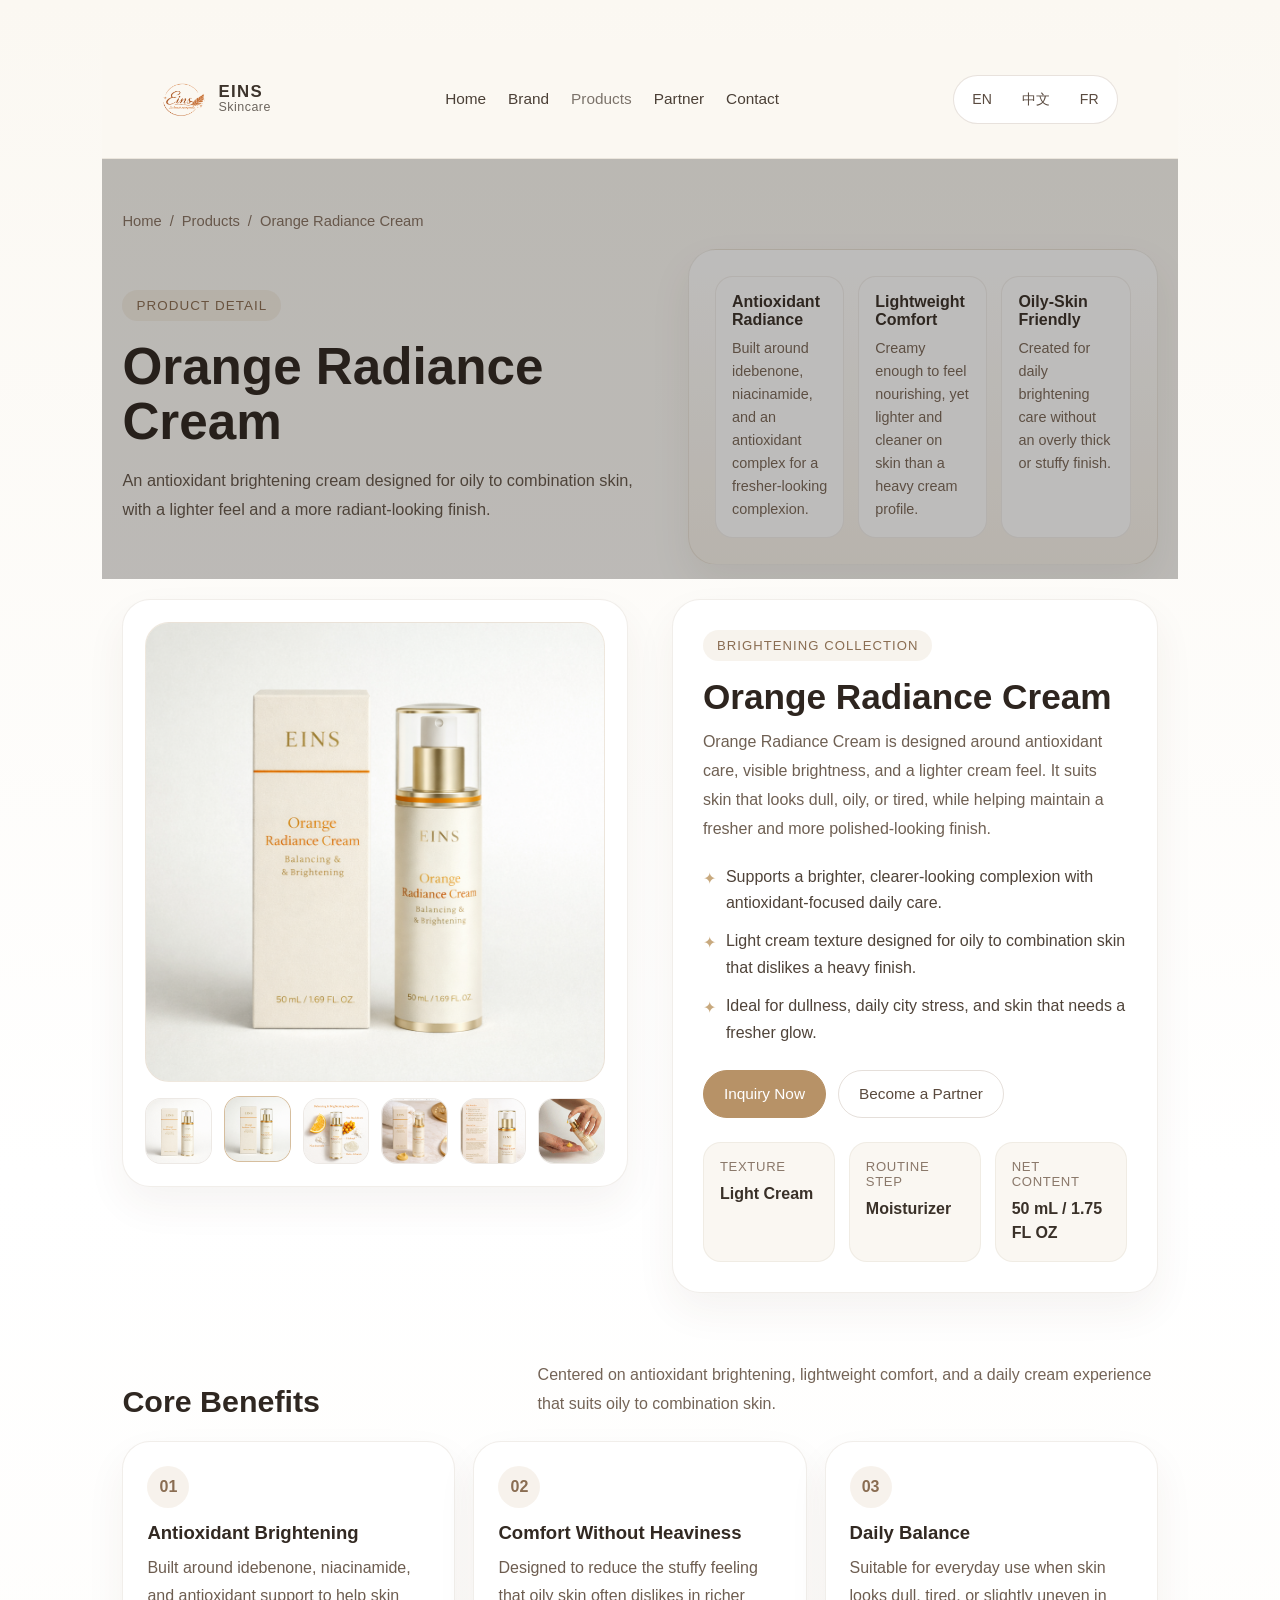
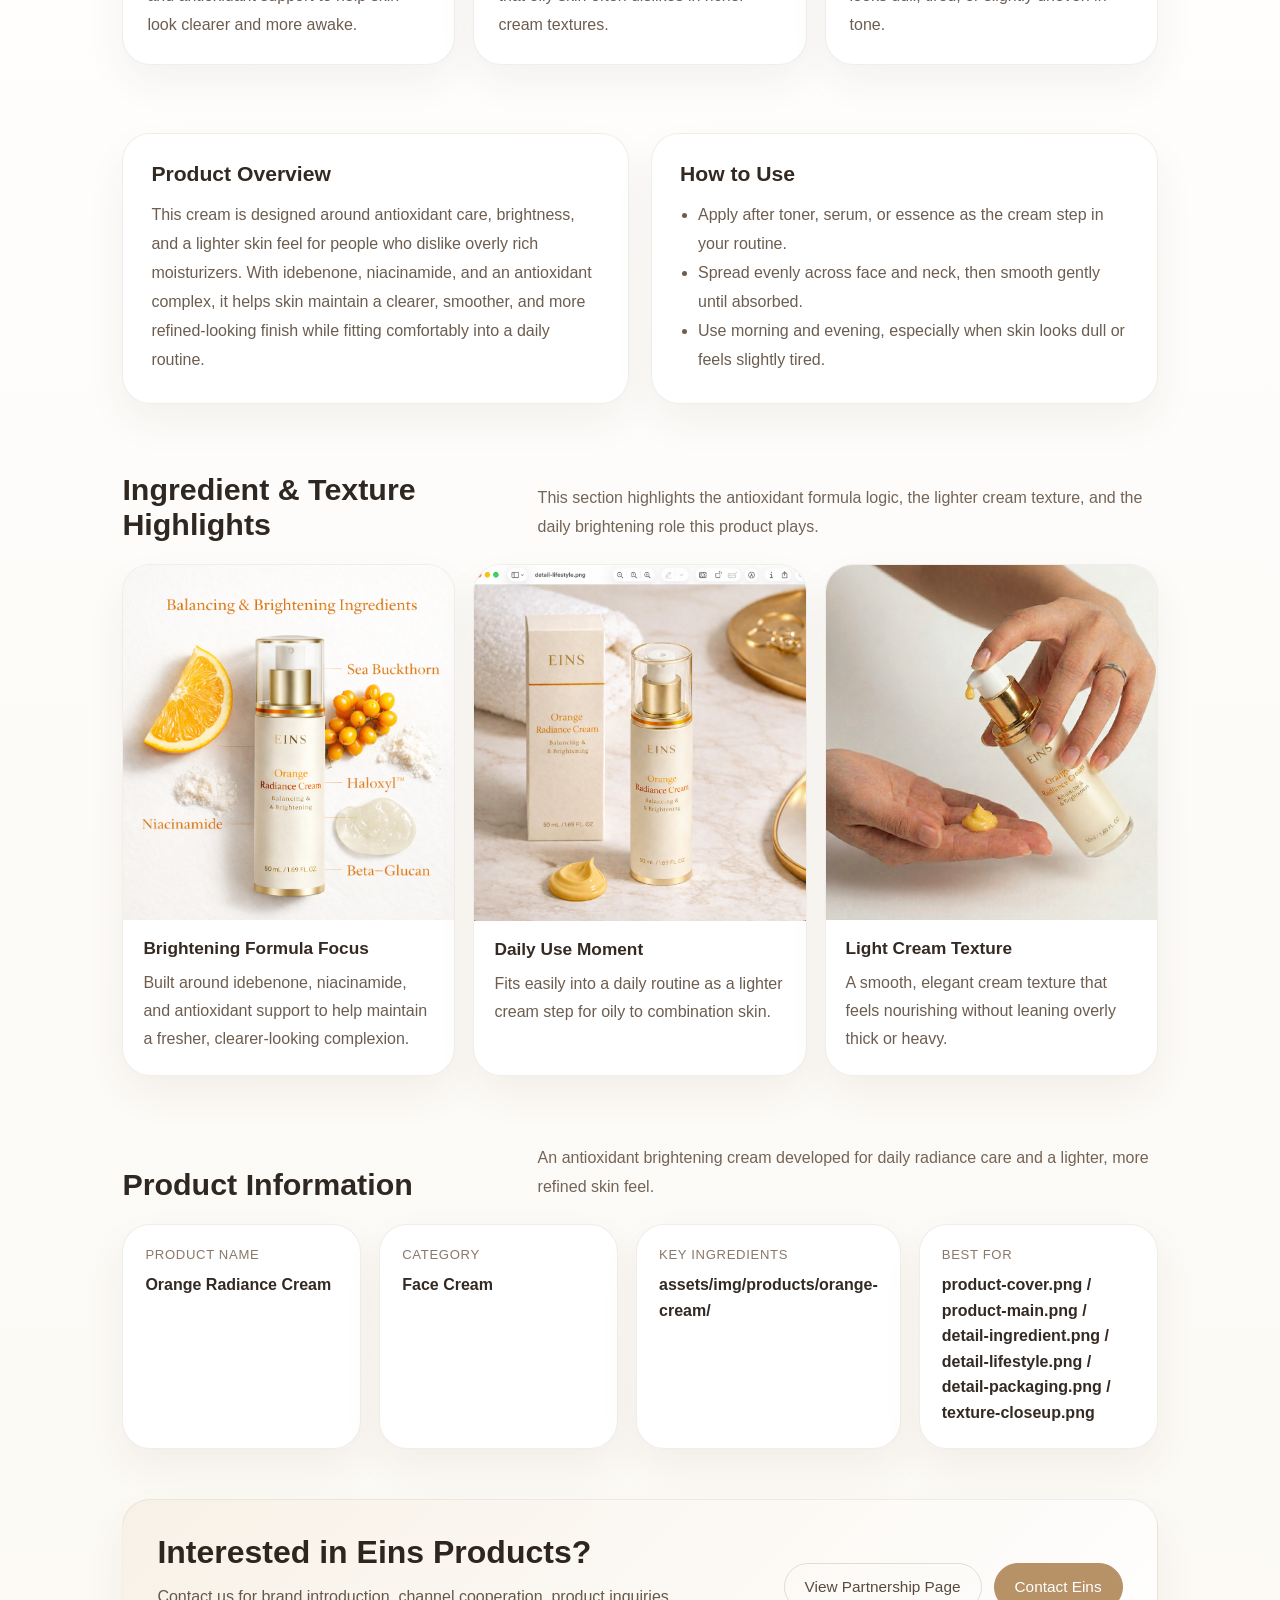
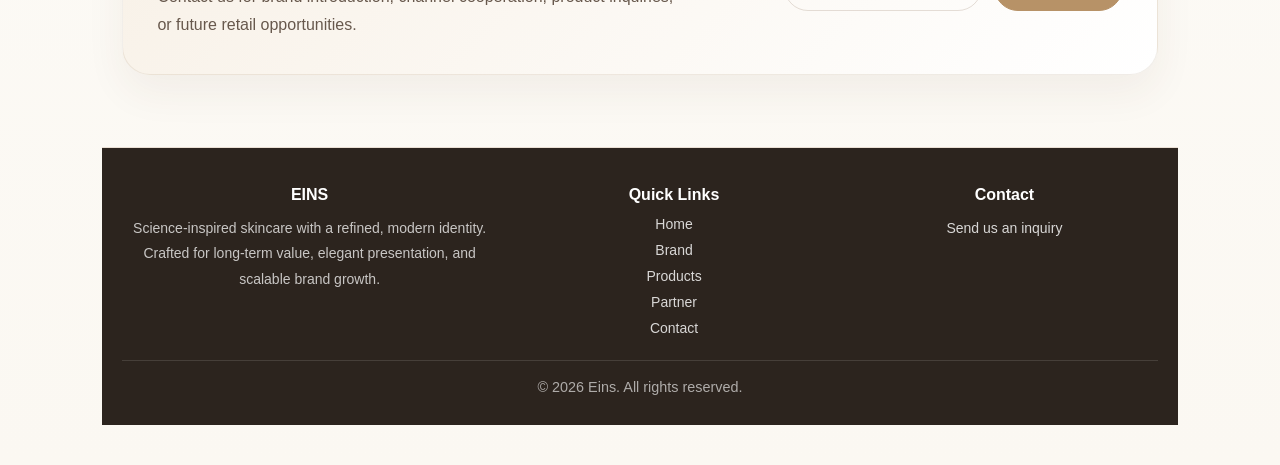
<file: product-orange-cream.html>
<!DOCTYPE html>
<html lang="en">
<head>
  <meta charset="UTF-8" />
  <meta name="viewport" content="width=device-width, initial-scale=1.0" />
  <title>Eins | Orange Radiance Cream</title>
  <meta
    name="description"
    content="Discover Eins Orange Radiance Cream — a firming and barrier support cream designed for a smoother, calmer, and more resilient-looking finish."
  />
  <link rel="stylesheet" href="assets/css/style.css" />

  <style>
    .product-page {
      background: linear-gradient(180deg, #fbf8f2 0%, #ffffff 32%, #fbf8f2 100%);
      color: #3d342c;
    }

    .product-page .container {
      width: min(1180px, calc(100% - 40px));
      margin: 0 auto;
    }

    .product-page .site-header {
      position: sticky;
      top: 0;
      z-index: 50;
      background: rgba(251, 248, 242, 0.94);
      backdrop-filter: blur(10px);
      border-bottom: 1px solid rgba(126, 98, 70, 0.12);
    }

    .product-page .header-inner {
      min-height: 78px;
      display: flex;
      align-items: center;
      justify-content: space-between;
      gap: 24px;
    }

    .product-page .brand-logo {
      display: inline-flex;
      align-items: center;
      gap: 12px;
      text-decoration: none;
      color: inherit;
    }

    .product-page .brand-logo img {
      width: 44px;
      height: 44px;
      object-fit: contain;
      display: block;
    }

    .product-page .brand-logo-text {
      display: flex;
      flex-direction: column;
      line-height: 1.1;
    }

    .product-page .brand-logo-text strong {
      font-size: 1.05rem;
      letter-spacing: 0.08em;
    }

    .product-page .brand-logo-text span {
      font-size: 0.78rem;
      opacity: 0.75;
      letter-spacing: 0.04em;
    }

    .product-page .main-nav {
      display: flex;
      align-items: center;
      gap: 22px;
      flex-wrap: wrap;
    }

    .product-page .main-nav a {
      text-decoration: none;
      color: #4b4037;
      font-size: 0.96rem;
      transition: opacity 0.2s ease;
    }

    .product-page .main-nav a:hover,
    .product-page .main-nav a.active {
      opacity: 0.72;
    }

    .product-page .header-actions {
      display: flex;
      align-items: center;
      gap: 14px;
    }

    .product-page .lang-switch {
      display: inline-flex;
      align-items: center;
      gap: 6px;
      padding: 6px;
      border-radius: 999px;
      border: 1px solid rgba(126, 98, 70, 0.18);
      background: #fff;
    }

    .product-page .lang-switch button {
      border: 0;
      background: transparent;
      color: #5a4b40;
      padding: 8px 12px;
      border-radius: 999px;
      cursor: pointer;
      font-size: 0.88rem;
      transition: all 0.2s ease;
    }

    .product-page .lang-switch button.active {
      background: #c8a97e;
      color: #fff;
    }

    .product-page .page-hero {
      padding: 54px 0 30px;
    }

    .product-page .breadcrumb {
      display: flex;
      flex-wrap: wrap;
      align-items: center;
      gap: 8px;
      color: #877363;
      font-size: 0.92rem;
      margin-bottom: 20px;
    }

    .product-page .breadcrumb a {
      color: inherit;
      text-decoration: none;
    }

    .product-page .page-hero-top {
      display: grid;
      grid-template-columns: 1.06fr 0.94fr;
      gap: 36px;
      align-items: center;
    }

    .product-page .eyebrow {
      display: inline-block;
      padding: 8px 14px;
      border-radius: 999px;
      background: rgba(200, 169, 126, 0.14);
      color: #8a6d52;
      font-size: 0.84rem;
      letter-spacing: 0.08em;
      text-transform: uppercase;
      margin-bottom: 18px;
    }

    .product-page .page-hero h1 {
      margin: 0 0 16px;
      font-size: clamp(2rem, 4vw, 3.55rem);
      line-height: 1.08;
      color: #2f2721;
    }

    .product-page .page-hero p.lead {
      margin: 0;
      font-size: 1.02rem;
      line-height: 1.8;
      color: #65574b;
      max-width: 620px;
    }

    .product-page .hero-card {
      background: linear-gradient(180deg, #fff 0%, #f8f3eb 100%);
      border: 1px solid rgba(126, 98, 70, 0.12);
      border-radius: 28px;
      padding: 26px;
      box-shadow: 0 18px 40px rgba(78, 59, 40, 0.08);
    }

    .product-page .hero-card-grid {
      display: grid;
      grid-template-columns: repeat(3, 1fr);
      gap: 14px;
    }

    .product-page .hero-mini-card {
      padding: 16px;
      border-radius: 18px;
      background: #fff;
      border: 1px solid rgba(126, 98, 70, 0.1);
    }

    .product-page .hero-mini-card strong {
      display: block;
      font-size: 1rem;
      margin-bottom: 8px;
      color: #3a3129;
    }

    .product-page .hero-mini-card span {
      display: block;
      font-size: 0.9rem;
      line-height: 1.6;
      color: #7a6859;
    }

    .product-page .product-main {
      padding: 20px 0 34px;
    }

    .product-page .product-main-grid {
      display: grid;
      grid-template-columns: 1.02fr 0.98fr;
      gap: 44px;
      align-items: start;
    }

    .product-page .product-gallery-card,
    .product-page .product-summary-card,
    .product-page .section-card {
      background: #fff;
      border: 1px solid rgba(126, 98, 70, 0.11);
      border-radius: 28px;
      box-shadow: 0 18px 40px rgba(78, 59, 40, 0.06);
    }

    .product-page .product-gallery-card {
      padding: 22px;
    }

    .product-page .main-image-wrap {
      aspect-ratio: 1 / 1;
      border-radius: 24px;
      overflow: hidden;
      background: linear-gradient(180deg, #f8f3eb 0%, #f3ede5 100%);
      border: 1px solid rgba(126, 98, 70, 0.08);
    }

    .product-page .main-image-wrap img {
      width: 100%;
      height: 100%;
      object-fit: cover;
      display: block;
    }

    .product-page .thumb-grid {
      display: grid;
      grid-template-columns: repeat(6, minmax(0, 1fr));
      gap: 12px;
      margin-top: 16px;
    }

    .product-page .thumb-btn {
      border: 1px solid rgba(126, 98, 70, 0.14);
      background: #fff;
      border-radius: 16px;
      padding: 0;
      cursor: pointer;
      overflow: hidden;
      transition: transform 0.2s ease, border-color 0.2s ease;
      aspect-ratio: 1 / 1;
    }

    .product-page .thumb-btn:hover,
    .product-page .thumb-btn.active {
      transform: translateY(-2px);
      border-color: rgba(200, 169, 126, 0.75);
    }

    .product-page .thumb-btn img {
      width: 100%;
      height: 100%;
      object-fit: cover;
      display: block;
    }

    .product-page .product-summary-card {
      padding: 30px;
    }

    .product-page .product-badge {
      display: inline-block;
      padding: 8px 14px;
      border-radius: 999px;
      background: rgba(200, 169, 126, 0.14);
      color: #8a6d52;
      font-size: 0.82rem;
      letter-spacing: 0.08em;
      text-transform: uppercase;
      margin-bottom: 16px;
    }

    .product-page .product-summary-card h2 {
      margin: 0 0 12px;
      font-size: 2.2rem;
      line-height: 1.12;
      color: #2e251f;
    }

    .product-page .product-subtitle {
      margin: 0 0 20px;
      color: #6f6053;
      font-size: 1rem;
      line-height: 1.8;
    }

    .product-page .product-points {
      list-style: none;
      padding: 0;
      margin: 0 0 24px;
      display: grid;
      gap: 12px;
    }

    .product-page .product-points li {
      display: flex;
      align-items: flex-start;
      gap: 10px;
      color: #4f4339;
      line-height: 1.65;
    }

    .product-page .product-points li::before {
      content: "✦";
      color: #c8a97e;
      flex: 0 0 auto;
      margin-top: 2px;
    }

    .product-page .button-row {
      display: flex;
      flex-wrap: wrap;
      gap: 12px;
      margin-bottom: 24px;
    }

    .product-page .btn-primary,
    .product-page .btn-secondary {
      display: inline-flex;
      align-items: center;
      justify-content: center;
      min-height: 48px;
      padding: 0 20px;
      border-radius: 999px;
      text-decoration: none;
      transition: all 0.2s ease;
      font-size: 0.96rem;
    }

    .product-page .btn-primary {
      background: #b79267;
      color: #fff;
      border: 1px solid #b79267;
    }

    .product-page .btn-primary:hover {
      opacity: 0.92;
      transform: translateY(-1px);
    }

    .product-page .btn-secondary {
      background: transparent;
      color: #5a4a3e;
      border: 1px solid rgba(126, 98, 70, 0.2);
    }

    .product-page .btn-secondary:hover {
      background: rgba(200, 169, 126, 0.08);
    }

    .product-page .product-meta {
      display: grid;
      grid-template-columns: repeat(3, 1fr);
      gap: 14px;
    }

    .product-page .meta-item {
      padding: 16px;
      border-radius: 18px;
      background: #faf7f2;
      border: 1px solid rgba(126, 98, 70, 0.08);
    }

    .product-page .meta-item span {
      display: block;
      font-size: 0.82rem;
      color: #8a786a;
      margin-bottom: 8px;
      letter-spacing: 0.05em;
      text-transform: uppercase;
    }

    .product-page .meta-item strong {
      display: block;
      font-size: 1rem;
      color: #3a3129;
      line-height: 1.5;
    }

    .product-page section.content-section {
      padding: 34px 0;
    }

    .product-page .section-heading {
      display: flex;
      align-items: end;
      justify-content: space-between;
      gap: 20px;
      margin-bottom: 22px;
    }

    .product-page .section-heading h3 {
      margin: 0;
      font-size: 1.9rem;
      color: #2f2721;
    }

    .product-page .section-heading p {
      margin: 0;
      color: #746457;
      line-height: 1.8;
      max-width: 620px;
    }

    .product-page .feature-grid {
      display: grid;
      grid-template-columns: repeat(3, 1fr);
      gap: 18px;
    }

    .product-page .feature-card {
      padding: 24px;
    }

    .product-page .feature-no {
      display: inline-flex;
      align-items: center;
      justify-content: center;
      width: 42px;
      height: 42px;
      border-radius: 50%;
      background: rgba(200, 169, 126, 0.15);
      color: #8a6d52;
      font-weight: 600;
      margin-bottom: 14px;
    }

    .product-page .feature-card h4 {
      margin: 0 0 10px;
      font-size: 1.16rem;
      color: #322922;
    }

    .product-page .feature-card p {
      margin: 0;
      line-height: 1.8;
      color: #6d5d50;
    }

    .product-page .story-grid {
      display: grid;
      grid-template-columns: 1fr 1fr;
      gap: 22px;
    }

    .product-page .story-card {
      padding: 28px;
    }

    .product-page .story-card h4 {
      margin: 0 0 14px;
      font-size: 1.32rem;
      color: #322922;
    }

    .product-page .story-card p,
    .product-page .story-card li {
      color: #6c5d50;
      line-height: 1.82;
    }

    .product-page .story-card ul {
      margin: 0;
      padding-left: 18px;
    }

    .product-page .visual-strip {
      display: grid;
      grid-template-columns: repeat(3, 1fr);
      gap: 18px;
    }

    .product-page .visual-card {
      overflow: hidden;
    }

    .product-page .visual-card img {
      width: 100%;
      aspect-ratio: 4 / 4.3;
      object-fit: cover;
      display: block;
    }

    .product-page .visual-card .visual-text {
      padding: 18px 20px 22px;
    }

    .product-page .visual-card h4 {
      margin: 0 0 10px;
      font-size: 1.08rem;
      color: #342a23;
    }

    .product-page .visual-card p {
      margin: 0;
      line-height: 1.75;
      color: #6d5d50;
    }

    .product-page .spec-grid {
      display: grid;
      grid-template-columns: repeat(4, 1fr);
      gap: 18px;
    }

    .product-page .spec-card {
      padding: 22px;
    }

    .product-page .spec-card span {
      display: block;
      font-size: 0.82rem;
      color: #8a786a;
      letter-spacing: 0.05em;
      text-transform: uppercase;
      margin-bottom: 10px;
    }

    .product-page .spec-card strong {
      display: block;
      color: #332a23;
      line-height: 1.6;
      font-size: 1rem;
    }

    .product-page .cta-section {
      padding: 16px 0 72px;
    }

    .product-page .cta-card {
      padding: 34px;
      display: grid;
      grid-template-columns: 1.1fr 0.9fr;
      gap: 20px;
      align-items: center;
      background: linear-gradient(135deg, #f8f1e7 0%, #fff 100%);
    }

    .product-page .cta-card h3 {
      margin: 0 0 12px;
      font-size: 2rem;
      color: #2e251f;
    }

    .product-page .cta-card p {
      margin: 0;
      line-height: 1.8;
      color: #67584c;
      max-width: 640px;
    }

    .product-page .cta-actions {
      display: flex;
      justify-content: flex-end;
      gap: 12px;
      flex-wrap: wrap;
    }

    .product-page .site-footer {
      background: #2c241e;
      color: rgba(255, 255, 255, 0.82);
      padding: 38px 0 30px;
    }

    .product-page .footer-grid {
      display: grid;
      grid-template-columns: 1.1fr 0.9fr 0.9fr;
      gap: 24px;
      align-items: start;
    }

    .product-page .footer-brand h4,
    .product-page .footer-links h4,
    .product-page .footer-contact h4 {
      margin: 0 0 12px;
      color: #fff;
      font-size: 1rem;
    }

    .product-page .footer-brand p,
    .product-page .footer-contact p {
      margin: 0;
      line-height: 1.8;
      color: rgba(255, 255, 255, 0.74);
    }

    .product-page .footer-links ul {
      list-style: none;
      padding: 0;
      margin: 0;
      display: grid;
      gap: 10px;
    }

    .product-page .footer-links a,
    .product-page .footer-contact a {
      color: rgba(255, 255, 255, 0.82);
      text-decoration: none;
    }

    .product-page .footer-bottom {
      margin-top: 24px;
      padding-top: 18px;
      border-top: 1px solid rgba(255, 255, 255, 0.12);
      font-size: 0.9rem;
      color: rgba(255, 255, 255, 0.62);
    }

    @media (max-width: 1080px) {
      .product-page .page-hero-top,
      .product-page .product-main-grid,
      .product-page .story-grid,
      .product-page .cta-card,
      .product-page .footer-grid {
        grid-template-columns: 1fr;
      }

      .product-page .feature-grid,
      .product-page .visual-strip,
      .product-page .spec-grid,
      .product-page .hero-card-grid {
        grid-template-columns: repeat(2, 1fr);
      }

      .product-page .cta-actions {
        justify-content: flex-start;
      }
    }

    @media (max-width: 780px) {
      .product-page .header-inner {
        flex-direction: column;
        align-items: stretch;
        padding: 14px 0;
      }

      .product-page .main-nav {
        justify-content: center;
      }

      .product-page .header-actions {
        justify-content: center;
      }

      .product-page .feature-grid,
      .product-page .visual-strip,
      .product-page .spec-grid,
      .product-page .hero-card-grid,
      .product-page .product-meta {
        grid-template-columns: 1fr;
      }

      .product-page .thumb-grid {
        grid-template-columns: repeat(3, minmax(0, 1fr));
      }

      .product-page .page-hero {
        padding-top: 34px;
      }

      .product-page .product-summary-card,
      .product-page .product-gallery-card,
      .product-page .story-card,
      .product-page .feature-card,
      .product-page .spec-card,
      .product-page .cta-card {
        padding: 22px;
      }
    }

    @media (max-width: 560px) {
      .product-page .thumb-grid {
        grid-template-columns: repeat(2, 1fr);
      }
    }
  </style>
</head>

<body class="product-page">
  <header class="site-header">
    <div class="container header-inner">
      <a href="index.html" class="brand-logo" aria-label="Eins Home">
        <img
          src="assets/img/logo/logo.png"
          alt="Eins Logo"
          onerror="this.src='assets/img/placeholders/product-placeholder.jpg';"
        />
        <div class="brand-logo-text">
          <strong>EINS</strong>
          <span data-i18n="site.tagline">Skincare</span>
        </div>
      </a>

      <nav class="main-nav" aria-label="Main Navigation">
        <a href="index.html" data-i18n="nav.home">Home</a>
        <a href="brand.html" data-i18n="nav.brand">Brand</a>
        <a href="products.html" class="active" data-i18n="nav.products">Products</a>
        <a href="partner.html" data-i18n="nav.partner">Partner</a>
        <a href="contact.html" data-i18n="nav.contact">Contact</a>
      </nav>

      <div class="header-actions">
        <div class="lang-switch" aria-label="Language Switcher">
          <button type="button" data-lang="en">EN</button>
          <button type="button" data-lang="zh">中文</button>
          <button type="button" data-lang="fr">FR</button>
        </div>
      </div>
    </div>
  </header>

  <main>
    <section class="page-hero">
      <div class="container">
        <div class="breadcrumb">
          <a href="index.html" data-i18n="breadcrumb.home">Home</a>
          <span>/</span>
          <a href="products.html" data-i18n="breadcrumb.products">Products</a>
          <span>/</span>
          <span data-i18n="product.orange.breadcrumb">Orange Radiance Cream</span>
        </div>

        <div class="page-hero-top">
          <div>
            <span class="eyebrow" data-i18n="product.orange.eyebrow">Product Detail</span>
            <h1 data-i18n="product.orange.title">Orange Radiance Cream</h1>
            <p class="lead" data-i18n="product.orange.heroText">
              A firming and barrier support cream designed for daily comfort, a richer care step,
              and a calmer, smoother-looking finish within the Eins collection.
            </p>
          </div>

          <div class="hero-card">
            <div class="hero-card-grid">
              <div class="hero-mini-card">
                <strong data-i18n="product.orange.heroCard1Title">Antioxidant Radiance</strong>
                <span data-i18n="product.orange.heroCard1Text">
                  Built around idebenone, niacinamide, and an antioxidant complex for a fresher-looking complexion.
                </span>
              </div>
              <div class="hero-mini-card">
                <strong data-i18n="product.orange.heroCard2Title">Lightweight Comfort</strong>
                <span data-i18n="product.orange.heroCard2Text">
                  Creamy enough to feel nourishing, yet lighter and cleaner on skin than a heavy cream profile.
                </span>
              </div>
              <div class="hero-mini-card">
                <strong data-i18n="product.orange.heroCard3Title">50 mL Format</strong>
                <span data-i18n="product.orange.heroCard3Text">
                  Standardized product page structure with image slots ready for future updates.
                </span>
              </div>
            </div>
          </div>
        </div>
      </div>
    </section>

    <section class="product-main">
      <div class="container">
        <div class="product-main-grid">
          <div class="product-gallery-card">
            <!-- Standardized image paths for cream-50 folder -->
            <div class="main-image-wrap">
              <img
                id="mainProductImage"
                src="assets/img/products/orange-cream/product-main.png"
                alt="Orange Radiance Cream"
                onerror="this.src='assets/img/placeholders/product-placeholder.jpg';"
              />
            </div>

            <div class="thumb-grid">
              <button class="thumb-btn" type="button" data-full="assets/img/products/orange-cream/product-cover.png" aria-label="Cover image">
                <img src="assets/img/products/orange-cream/product-cover.png" alt="Orange Radiance Cream Cover" onerror="this.src='assets/img/placeholders/product-placeholder.jpg';" />
              </button>

              <button class="thumb-btn active" type="button" data-full="assets/img/products/orange-cream/product-main.png" aria-label="Main image">
                <img src="assets/img/products/orange-cream/product-main.png" alt="Orange Radiance Cream Main" onerror="this.src='assets/img/placeholders/product-placeholder.jpg';" />
              </button>

              <button class="thumb-btn" type="button" data-full="assets/img/products/orange-cream/detail-ingredient.png" aria-label="Ingredient detail image">
                <img src="assets/img/products/orange-cream/detail-ingredient.png" alt="Orange Radiance Cream Ingredient Detail" onerror="this.src='assets/img/placeholders/product-placeholder.jpg';" />
              </button>

              <button class="thumb-btn" type="button" data-full="assets/img/products/orange-cream/detail-lifestyle.png" aria-label="Lifestyle detail image">
                <img src="assets/img/products/orange-cream/detail-lifestyle.png" alt="Orange Radiance Cream Lifestyle Detail" onerror="this.src='assets/img/placeholders/product-placeholder.jpg';" />
              </button>

              <button class="thumb-btn" type="button" data-full="assets/img/products/orange-cream/detail-packaging.png" aria-label="Packaging detail image">
                <img src="assets/img/products/orange-cream/detail-packaging.png" alt="Orange Radiance Cream Packaging Detail" onerror="this.src='assets/img/placeholders/product-placeholder.jpg';" />
              </button>

              <button class="thumb-btn" type="button" data-full="assets/img/products/orange-cream/texture-closeup.png" aria-label="Texture image">
                <img src="assets/img/products/orange-cream/texture-closeup.png" alt="Orange Radiance Cream Texture Closeup" onerror="this.src='assets/img/placeholders/product-placeholder.jpg';" />
              </button>
            </div>
          </div>

          <div class="product-summary-card">
            <span class="product-badge" data-i18n="product.orange.badge">Repair Collection</span>
            <h2 data-i18n="product.orange.title">Orange Radiance Cream</h2>
            <p class="product-subtitle" data-i18n="product.orange.summary">
              Presented as a firming and barrier support cream, this page is built for product storytelling,
              premium channel presentation, and future replacement of final brand visuals without changing the structure.
            </p>

            <ul class="product-points">
              <li data-i18n="product.orange.point1">Supports a brighter, clearer-looking complexion with antioxidant-focused daily care.</li>
              <li data-i18n="product.orange.point2">Light cream texture designed for oily to combination skin that dislikes a heavy finish.</li>
              <li data-i18n="product.orange.point3">Ideal for dullness, daily city stress, and skin that needs a fresher glow.</li>
            </ul>

            <div class="button-row">
              <a href="contact.html" class="btn-primary" data-i18n="product.orange.cta1">Inquiry Now</a>
              <a href="partner.html" class="btn-secondary" data-i18n="product.orange.cta2">Become a Partner</a>
            </div>

            <div class="product-meta">
              <div class="meta-item">
                <span data-i18n="product.orange.meta1Label">Texture</span>
                <strong data-i18n="product.orange.meta1Value">Rich Cream</strong>
              </div>
              <div class="meta-item">
                <span data-i18n="product.orange.meta2Label">Routine Step</span>
                <strong data-i18n="product.orange.meta2Value">Moisturizer</strong>
              </div>
              <div class="meta-item">
                <span data-i18n="product.orange.meta3Label">Net Content</span>
                <strong data-i18n="product.orange.meta3Value">50 mL / 1.75 FL OZ</strong>
              </div>
            </div>
          </div>
        </div>
      </div>
    </section>

    <section class="content-section">
      <div class="container">
        <div class="section-heading">
          <div>
            <h3 data-i18n="product.orange.featuresTitle">Core Benefits</h3>
          </div>
          <p data-i18n="product.orange.featuresText">
            The section below keeps the same premium template logic as the existing product pages,
            while aligning the image system to the unified PNG naming structure for cream-50.
          </p>
        </div>

        <div class="feature-grid">
          <div class="section-card feature-card">
            <div class="feature-no">01</div>
            <h4 data-i18n="product.orange.feature1Title">Antioxidant Brightening</h4>
            <p data-i18n="product.orange.feature1Text">
              Built around idebenone, niacinamide, and antioxidant support to help skin look clearer and more awake.
            </p>
          </div>

          <div class="section-card feature-card">
            <div class="feature-no">02</div>
            <h4 data-i18n="product.orange.feature2Title">Comfort Without Heaviness</h4>
            <p data-i18n="product.orange.feature2Text">
              Designed to reduce the stuffy feeling that oily skin often dislikes in richer cream textures.
            </p>
          </div>

          <div class="section-card feature-card">
            <div class="feature-no">03</div>
            <h4 data-i18n="product.orange.feature3Title">Daily Balance</h4>
            <p data-i18n="product.orange.feature3Text">
              Suitable for everyday use when skin looks dull, tired, or slightly uneven in tone.
            </p>
          </div>
        </div>
      </div>
    </section>

    <section class="content-section">
      <div class="container">
        <div class="story-grid">
          <div class="section-card story-card">
            <h4 data-i18n="product.orange.story1Title">Product Overview</h4>
            <p data-i18n="product.orange.story1Text">
              This cream is designed around antioxidant care, brightness, and a lighter skin feel for people who dislike overly rich moisturizers. With idebenone, niacinamide, and an antioxidant complex, it helps skin maintain a clearer, smoother, and more refined-looking finish while fitting comfortably into a daily routine.
            </p>
          </div>

          <div class="section-card story-card">
            <h4 data-i18n="product.orange.story2Title">How to Use</h4>
            <ul>
              <li data-i18n="product.orange.story2Point1">Apply after toner, serum, or essence as the cream step in your routine.</li>
              <li data-i18n="product.orange.story2Point2">Spread evenly across face and neck with gentle upward motions.</li>
              <li data-i18n="product.orange.story2Point3">Use morning and evening, especially when skin looks dull or feels slightly tired.</li>
            </ul>
          </div>
        </div>
      </div>
    </section>

    <section class="content-section">
      <div class="container">
        <div class="section-heading">
          <div>
            <h3 data-i18n="product.orange.visualTitle">Ingredient & Texture Highlights</h3>
          </div>
          <p data-i18n="product.orange.visualText">
            This section highlights the antioxidant formula logic, the lighter cream texture, and the daily brightening role this product plays.
          </p>
        </div>

        <div class="visual-strip">
          <div class="section-card visual-card">
            <img src="assets/img/products/orange-cream/detail-ingredient.png" alt="Orange Radiance Cream Ingredient Visual" onerror="this.src='assets/img/placeholders/product-placeholder.jpg';" />
            <div class="visual-text">
              <h4 data-i18n="product.orange.visual1Title">Brightening Formula Focus</h4>
              <p data-i18n="product.orange.visual1Text">
                Built around idebenone, niacinamide, and antioxidant support to help maintain a fresher, clearer-looking complexion.
              </p>
            </div>
          </div>

          <div class="section-card visual-card">
            <img src="assets/img/products/orange-cream/detail-lifestyle.png" alt="Orange Radiance Cream Lifestyle Visual" onerror="this.src='assets/img/placeholders/product-placeholder.jpg';" />
            <div class="visual-text">
              <h4 data-i18n="product.orange.visual2Title">Daily Use Moment</h4>
              <p data-i18n="product.orange.visual2Text">
                Fits easily into a daily routine as a lighter cream step for oily to combination skin.
              </p>
            </div>
          </div>

          <div class="section-card visual-card">
            <img src="assets/img/products/orange-cream/texture-closeup.png" alt="Orange Radiance Cream Light Cream Texture" onerror="this.src='assets/img/placeholders/product-placeholder.jpg';" />
            <div class="visual-text">
              <h4 data-i18n="product.orange.visual3Title">Light Cream Texture</h4>
              <p data-i18n="product.orange.visual3Text">
                A smooth, elegant cream texture that feels nourishing without leaning overly thick or heavy.
              </p>
            </div>
          </div>
        </div>
      </div>
    </section>

    <section class="content-section">
      <div class="container">
        <div class="section-heading">
          <div>
            <h3 data-i18n="product.orange.specTitle">Product Information</h3>
          </div>
          <p data-i18n="product.orange.specText">
            This area is already aligned to the standardized cream-50 folder structure, so future visual replacement can happen without changing the HTML again.
          </p>
        </div>

        <div class="spec-grid">
          <div class="section-card spec-card">
            <span data-i18n="product.orange.spec1Label">Product Name</span>
            <strong data-i18n="product.orange.spec1Value">Orange Radiance Cream</strong>
          </div>

          <div class="section-card spec-card">
            <span data-i18n="product.orange.spec2Label">Category</span>
            <strong data-i18n="product.orange.spec2Value">Face Cream</strong>
          </div>

          <div class="section-card spec-card">
            <span data-i18n="product.orange.spec3Label">Key Ingredients</span>
            <strong>assets/img/products/orange-cream/</strong>
          </div>

          <div class="section-card spec-card">
            <span data-i18n="product.orange.spec4Label">Best For</span>
            <strong>product-cover.png / product-main.png / detail-ingredient.png / detail-lifestyle.png / detail-packaging.png / texture-closeup.png</strong>
          </div>
        </div>
      </div>
    </section>

    <section class="cta-section">
      <div class="container">
        <div class="section-card cta-card">
          <div>
            <h3 data-i18n="product.orange.ctaBlockTitle">Interested in Eins Products?</h3>
            <p data-i18n="product.orange.ctaBlockText">
              Contact us for brand introduction, channel cooperation, private label discussion, or future retail opportunities.
            </p>
          </div>

          <div class="cta-actions">
            <a href="partner.html" class="btn-secondary" data-i18n="product.orange.ctaBlockBtn1">View Partnership Page</a>
            <a href="contact.html" class="btn-primary" data-i18n="product.orange.ctaBlockBtn2">Contact Eins</a>
          </div>
        </div>
      </div>
    </section>
  </main>

  <footer class="site-footer">
    <div class="container">
      <div class="footer-grid">
        <div class="footer-brand">
          <h4>EINS</h4>
          <p data-i18n="footer.brandText">
            Science-inspired skincare with a refined, modern identity. Crafted for long-term value,
            elegant presentation, and scalable brand growth.
          </p>
        </div>

        <div class="footer-links">
          <h4 data-i18n="footer.quickLinks">Quick Links</h4>
          <ul>
            <li><a href="index.html" data-i18n="nav.home">Home</a></li>
            <li><a href="brand.html" data-i18n="nav.brand">Brand</a></li>
            <li><a href="products.html" data-i18n="nav.products">Products</a></li>
            <li><a href="partner.html" data-i18n="nav.partner">Partner</a></li>
            <li><a href="contact.html" data-i18n="nav.contact">Contact</a></li>
          </ul>
        </div>

        <div class="footer-contact">
          <h4 data-i18n="footer.contactTitle">Contact</h4>
          <p>
            <a href="contact.html" data-i18n="footer.contactLink">Send us an inquiry</a>
          </p>
        </div>
      </div>

      <div class="footer-bottom">
        <span>© <span id="currentYear"></span> Eins.</span>
        <span data-i18n="footer.rights">All rights reserved.</span>
      </div>
    </div>
  </footer>

  <script src="assets/js/lang.js"></script>
  <script>
    (function () {
      const pageTranslations = {
        en: {
          "site.tagline": "Skincare",
          "nav.home": "Home",
          "nav.brand": "Brand",
          "nav.products": "Products",
          "nav.partner": "Partner",
          "nav.contact": "Contact",

          "breadcrumb.home": "Home",
          "breadcrumb.products": "Products",

          "product.orange.breadcrumb": "Orange Radiance Cream",
          "product.orange.eyebrow": "Product Detail",
          "product.orange.title": "Orange Radiance Cream",
          "product.orange.heroText": "An antioxidant brightening cream designed for oily to combination skin, with a lighter feel and a more radiant-looking finish.",

          "product.orange.heroCard1Title": "Antioxidant Radiance",
          "product.orange.heroCard1Text": "Built around idebenone, niacinamide, and an antioxidant complex for a fresher-looking complexion.",
          "product.orange.heroCard2Title": "Lightweight Comfort",
          "product.orange.heroCard2Text": "Creamy enough to feel nourishing, yet lighter and cleaner on skin than a heavy cream profile.",
          "product.orange.heroCard3Title": "Oily-Skin Friendly",
          "product.orange.heroCard3Text": "Created for daily brightening care without an overly thick or stuffy finish.",

          "product.orange.badge": "Brightening Collection",
          "product.orange.summary": "Orange Radiance Cream is designed around antioxidant care, visible brightness, and a lighter cream feel. It suits skin that looks dull, oily, or tired, while helping maintain a fresher and more polished-looking finish.",
          "product.orange.point1": "Supports a brighter, clearer-looking complexion with antioxidant-focused daily care.",
          "product.orange.point2": "Light cream texture designed for oily to combination skin that dislikes a heavy finish.",
          "product.orange.point3": "Ideal for dullness, daily city stress, and skin that needs a fresher glow.",
          "product.orange.cta1": "Inquiry Now",
          "product.orange.cta2": "Become a Partner",

          "product.orange.meta1Label": "Texture",
          "product.orange.meta1Value": "Light Cream",
          "product.orange.meta2Label": "Routine Step",
          "product.orange.meta2Value": "Moisturizer",
          "product.orange.meta3Label": "Net Content",
          "product.orange.meta3Value": "50 mL / 1.75 FL OZ",

          "product.orange.featuresTitle": "Core Benefits",
          "product.orange.featuresText": "Centered on antioxidant brightening, lightweight comfort, and a daily cream experience that suits oily to combination skin.",
          "product.orange.feature1Title": "Antioxidant Brightening",
          "product.orange.feature1Text": "Built around idebenone, niacinamide, and antioxidant support to help skin look clearer and more awake.",
          "product.orange.feature2Title": "Comfort Without Heaviness",
          "product.orange.feature2Text": "Designed to reduce the stuffy feeling that oily skin often dislikes in richer cream textures.",
          "product.orange.feature3Title": "Daily Balance",
          "product.orange.feature3Text": "Suitable for everyday use when skin looks dull, tired, or slightly uneven in tone.",

          "product.orange.story1Title": "Product Overview",
          "product.orange.story1Text": "This cream is designed around antioxidant care, brightness, and a lighter skin feel for people who dislike overly rich moisturizers. With idebenone, niacinamide, and an antioxidant complex, it helps skin maintain a clearer, smoother, and more refined-looking finish while fitting comfortably into a daily routine.",
          "product.orange.story2Title": "How to Use",
          "product.orange.story2Point1": "Apply after toner, serum, or essence as the cream step in your routine.",
          "product.orange.story2Point2": "Spread evenly across face and neck, then smooth gently until absorbed.",
          "product.orange.story2Point3": "Use morning and evening, especially when skin looks dull or feels slightly tired.",

          "product.orange.visualTitle": "Ingredient & Texture Highlights",
          "product.orange.visualText": "This section highlights the antioxidant formula logic, the lighter cream texture, and the daily brightening role this product plays.",
          "product.orange.visual1Title": "Brightening Formula Focus",
          "product.orange.visual1Text": "Built around idebenone, niacinamide, and antioxidant support to help maintain a fresher, clearer-looking complexion.",
          "product.orange.visual2Title": "Daily Use Moment",
          "product.orange.visual2Text": "Fits easily into a daily routine as a lighter cream step for oily to combination skin.",
          "product.orange.visual3Title": "Light Cream Texture",
          "product.orange.visual3Text": "A smooth, elegant cream texture that feels nourishing without leaning overly thick or heavy.",

          "product.orange.specTitle": "Product Information",
          "product.orange.specText": "An antioxidant brightening cream developed for daily radiance care and a lighter, more refined skin feel.",
          "product.orange.spec1Label": "Product Name",
          "product.orange.spec1Value": "Orange Radiance Cream",
          "product.orange.spec2Label": "Category",
          "product.orange.spec2Value": "Face Cream",
          "product.orange.spec3Label": "Key Ingredients",
          "product.orange.spec4Label": "Best For",

          "product.orange.ctaBlockTitle": "Interested in Eins Products?",
          "product.orange.ctaBlockText": "Contact us for brand introduction, channel cooperation, product inquiries, or future retail opportunities.",
          "product.orange.ctaBlockBtn1": "View Partnership Page",
          "product.orange.ctaBlockBtn2": "Contact Eins",

          "footer.brandText": "Science-inspired skincare with a refined, modern identity. Crafted for long-term value, elegant presentation, and scalable brand growth.",
          "footer.quickLinks": "Quick Links",
          "footer.contactTitle": "Contact",
          "footer.contactLink": "Send us an inquiry",
          "footer.rights": "All rights reserved."
        },

        zh: {
          "site.tagline": "护肤品牌",
          "nav.home": "首页",
          "nav.brand": "品牌",
          "nav.products": "产品",
          "nav.partner": "招商合作",
          "nav.contact": "联系我们",

          "breadcrumb.home": "首页",
          "breadcrumb.products": "产品中心",

          "product.orange.breadcrumb": "橘灿面霜",
          "product.orange.eyebrow": "产品详情",
          "product.orange.title": "橘灿面霜",
          "product.orange.heroText": "一款以抗氧与提亮为核心的轻润面霜，面向油皮与混油皮日常护理，帮助肌肤呈现更清透、匀净的观感。",

          "product.orange.heroCard1Title": "抗氧提亮",
          "product.orange.heroCard1Text": "围绕艾地苯、烟酰胺与抗氧复配因子展开，帮助肌肤改善倦感与黯哑状态。",
          "product.orange.heroCard2Title": "清爽舒适",
          "product.orange.heroCard2Text": "有面霜的柔润感，同时尽量减少厚重与闷感，更适合油皮日常使用。",
          "product.orange.heroCard3Title": "油皮友好",
          "product.orange.heroCard3Text": "适合容易暗沉、出油或不喜欢厚重面霜触感的人群。",

          "product.orange.badge": "提亮抗氧系列",
          "product.orange.summary": "这款面霜围绕抗氧、提亮与轻盈肤感展开配方设计，适合容易暗沉、出油或不喜欢厚重面霜触感的人群使用。配方以艾地苯、烟酰胺与抗氧复配因子为核心，帮助肌肤改善倦感与黯哑状态，维持更清透匀净的肤感表现。",
          "product.orange.point1": "帮助肌肤维持更清透、匀净、明亮的外观表现。",
          "product.orange.point2": "轻润面霜质地，在保证滋润度的同时减少闷感。",
          "product.orange.point3": "适合油皮或混油皮作为日常提亮修护面霜使用。",
          "product.orange.cta1": "立即咨询",
          "product.orange.cta2": "成为合作伙伴",

          "product.orange.meta1Label": "质地",
          "product.orange.meta1Value": "轻润面霜",
          "product.orange.meta2Label": "护肤步骤",
          "product.orange.meta2Value": "面霜",
          "product.orange.meta3Label": "净含量",
          "product.orange.meta3Value": "50 mL / 1.75 FL OZ",

          "product.orange.featuresTitle": "核心亮点",
          "product.orange.featuresText": "围绕抗氧提亮、清爽肤感与油皮适配展开表达，去掉网站中原先的模板与预留说明。",
          "product.orange.feature1Title": "抗氧与提亮",
          "product.orange.feature1Text": "通过艾地苯、烟酰胺与抗氧复配因子，帮助肌肤呈现更清透明亮的状态。",
          "product.orange.feature2Title": "清爽不厚重",
          "product.orange.feature2Text": "更关注油皮与混油皮对轻盈、贴肤、不闷感的实际需求。",
          "product.orange.feature3Title": "日常维持好气色",
          "product.orange.feature3Text": "适合在暗沉、倦感明显或肤色看起来不够通透时加入日常护理。",

          "product.orange.story1Title": "产品概览",
          "product.orange.story1Text": "这款面霜围绕抗氧、提亮与轻盈肤感展开配方设计，适合容易暗沉、出油或不喜欢厚重面霜触感的人群使用。配方以艾地苯、烟酰胺与抗氧复配因子为核心，帮助肌肤改善倦感与黯哑状态，维持更清透匀净的肤感表现。整体质地强调轻薄延展与舒适贴肤，在保证滋润度的同时减少闷感，更适合作为油皮或混油皮的日常提亮修护面霜。",
          "product.orange.story2Title": "使用方式",
          "product.orange.story2Point1": "在爽肤水、精华或精华露之后，作为面霜步骤使用。",
          "product.orange.story2Point2": "取适量均匀涂抹于面部与颈部，轻柔推开并按压吸收。",
          "product.orange.story2Point3": "早晚均可使用，尤其适合在肌肤显得暗沉或疲惫时加入护理流程。",

          "product.orange.visualTitle": "成分与质地亮点",
          "product.orange.visualText": "以下模块用于表达抗氧提亮思路、日常使用场景与轻润质地，均已改成正式产品介绍语气。",
          "product.orange.visual1Title": "提亮型配方思路",
          "product.orange.visual1Text": "以艾地苯、烟酰胺与抗氧复配因子为核心，帮助肌肤维持更清透的状态。",
          "product.orange.visual2Title": "日常使用场景",
          "product.orange.visual2Text": "适合作为油皮与混油皮日常护理中的轻润面霜步骤，减少厚重负担。",
          "product.orange.visual3Title": "轻润质地表达",
          "product.orange.visual3Text": "顺滑延展的轻润霜体，兼顾舒适贴肤与清爽感。",

          "product.orange.specTitle": "产品信息",
          "product.orange.specText": "围绕抗氧、提亮与轻盈肤感展开的一款日常面霜。",
          "product.orange.spec1Label": "产品名称",
          "product.orange.spec1Value": "橘灿面霜",
          "product.orange.spec2Label": "产品类别",
          "product.orange.spec2Value": "面霜",
          "product.orange.spec3Label": "核心成分",
          "product.orange.spec4Label": "适合肤质",

          "product.orange.ctaBlockTitle": "想了解 Eins 产品？",
          "product.orange.ctaBlockText": "欢迎联系我们了解品牌介绍、渠道合作、产品咨询或未来零售合作机会。",
          "product.orange.ctaBlockBtn1": "查看合作页面",
          "product.orange.ctaBlockBtn2": "联系 Eins",

          "footer.brandText": "以科学逻辑为基础的现代护肤品牌，强调长期价值、优雅表达与可扩展的品牌成长。",
          "footer.quickLinks": "快捷链接",
          "footer.contactTitle": "联系",
          "footer.contactLink": "发送咨询",
          "footer.rights": "保留所有权利。"
        },

        fr: {
          "site.tagline": "Soins de la peau",
          "nav.home": "Accueil",
          "nav.brand": "Marque",
          "nav.products": "Produits",
          "nav.partner": "Partenariat",
          "nav.contact": "Contact",

          "breadcrumb.home": "Accueil",
          "breadcrumb.products": "Produits",

          "product.orange.breadcrumb": "Crème Orange Éclat",
          "product.orange.eyebrow": "Détail Produit",
          "product.orange.title": "Crème Orange Éclat",
          "product.orange.heroText": "Une crème légère orientée antioxydants et éclat, pensée pour les peaux mixtes à grasses avec un fini plus net et lumineux.",

          "product.orange.heroCard1Title": "Éclat Antioxydant",
          "product.orange.heroCard1Text": "Construit autour de l'idébénone, de la niacinamide et d'un complexe antioxydant pour un teint plus frais.",
          "product.orange.heroCard2Title": "Confort Léger",
          "product.orange.heroCard2Text": "Suffisamment crémeuse pour nourrir, mais plus légère et plus propre sur la peau qu'une crème riche classique.",
          "product.orange.heroCard3Title": "Adaptée aux Peaux Grasses",
          "product.orange.heroCard3Text": "Conçue pour un soin quotidien illuminateur sans fini épais ni étouffant.",

          "product.orange.badge": "Collection Éclat",
          "product.orange.summary": "La Crème Orange Éclat est pensée autour du soin antioxydant, de la luminosité visible et d'une texture crème plus légère. Elle convient aux peaux ternes, grasses ou fatiguées tout en aidant à maintenir un fini plus frais et plus net.",
          "product.orange.point1": "Aide à préserver un teint plus lumineux, plus clair et plus éveillé grâce à un soin quotidien antioxydant.",
          "product.orange.point2": "Texture crème légère adaptée aux peaux mixtes à grasses qui n'aiment pas les finis lourds.",
          "product.orange.point3": "Idéale pour le teint terne, le stress urbain quotidien et le besoin d'un éclat plus frais.",
          "product.orange.cta1": "Faire une demande",
          "product.orange.cta2": "Devenir partenaire",

          "product.orange.meta1Label": "Texture",
          "product.orange.meta1Value": "Crème légère",
          "product.orange.meta2Label": "Étape routine",
          "product.orange.meta2Value": "Crème",
          "product.orange.meta3Label": "Contenance",
          "product.orange.meta3Value": "50 mL / 1.75 FL OZ",

          "product.orange.featuresTitle": "Points Forts",
          "product.orange.featuresText": "Centré sur l'éclat antioxydant, le confort léger et une expérience crème quotidienne adaptée aux peaux mixtes à grasses.",
          "product.orange.feature1Title": "Éclat Antioxydant",
          "product.orange.feature1Text": "L'idébénone, la niacinamide et le soutien antioxydant aident la peau à paraître plus claire et plus réveillée.",
          "product.orange.feature2Title": "Confort sans lourdeur",
          "product.orange.feature2Text": "Conçue pour réduire la sensation étouffante que les peaux grasses n'aiment pas dans les textures plus riches.",
          "product.orange.feature3Title": "Équilibre Quotidien",
          "product.orange.feature3Text": "Convient à l'usage quotidien quand la peau paraît terne, fatiguée ou légèrement inégale.",

          "product.orange.story1Title": "Aperçu Produit",
          "product.orange.story1Text": "Cette crème est pensée autour du soin antioxydant, de la luminosité et d'une sensation plus légère pour les personnes qui n'aiment pas les textures trop riches. Avec l'idébénone, la niacinamide et un complexe antioxydant, elle aide la peau à conserver un fini plus clair, plus lisse et plus raffiné tout en restant confortable au quotidien.",
          "product.orange.story2Title": "Conseils d'utilisation",
          "product.orange.story2Point1": "Appliquer après la lotion, le sérum ou l'essence comme étape crème de la routine.",
          "product.orange.story2Point2": "Répartir sur le visage et le cou puis lisser délicatement jusqu'à absorption.",
          "product.orange.story2Point3": "Utiliser matin et soir, surtout quand la peau paraît terne ou fatiguée.",

          "product.orange.visualTitle": "Ingrédients & Texture",
          "product.orange.visualText": "Cette section met en avant la logique de formule antioxydante, la texture crème légère et le rôle illuminateur quotidien du produit.",
          "product.orange.visual1Title": "Focus Formule Éclat",
          "product.orange.visual1Text": "Construit autour de l'idébénone, de la niacinamide et du soutien antioxydant pour aider à maintenir un teint plus frais et plus clair.",
          "product.orange.visual2Title": "Moment d'Usage Quotidien",
          "product.orange.visual2Text": "S'intègre facilement à une routine quotidienne comme étape crème plus légère pour peaux mixtes à grasses.",
          "product.orange.visual3Title": "Texture Crème Légère",
          "product.orange.visual3Text": "Une texture crème lisse et élégante, nourrissante sans être trop épaisse ou lourde.",

          "product.orange.specTitle": "Informations produit",
          "product.orange.specText": "Une crème antioxydante illuminateur développée pour l'éclat quotidien et une sensation de peau plus légère et raffinée.",
          "product.orange.spec1Label": "Nom du produit",
          "product.orange.spec1Value": "Crème Orange Éclat",
          "product.orange.spec2Label": "Catégorie",
          "product.orange.spec2Value": "Crème visage",
          "product.orange.spec3Label": "Ingrédients clés",
          "product.orange.spec4Label": "Idéal pour",

          "product.orange.ctaBlockTitle": "Intéressé par les produits Eins ?",
          "product.orange.ctaBlockText": "Contactez-nous pour la présentation de la marque, la coopération de canal, les demandes produit ou les opportunités retail.",
          "product.orange.ctaBlockBtn1": "Voir la page partenariat",
          "product.orange.ctaBlockBtn2": "Contacter Eins",

          "footer.brandText": "Des soins inspirés par la science avec une identité moderne et raffinée. Pensés pour une valeur durable, une présentation élégante et une croissance de marque évolutive.",
          "footer.quickLinks": "Liens rapides",
          "footer.contactTitle": "Contact",
          "footer.contactLink": "Envoyer une demande",
          "footer.rights": "Tous droits réservés."
        }
      };

      function applyTranslations(lang) {
        const dict = pageTranslations[lang] || pageTranslations.en;
        document.documentElement.setAttribute("lang", lang);
        document.querySelectorAll("[data-i18n]").forEach((node) => {
          const key = node.getAttribute("data-i18n");
          if (dict[key]) node.textContent = dict[key];
        });

        const titleMap = {
          en: "Eins | Orange Radiance Cream",
          zh: "Eins | 橘灿面霜",
          fr: "Eins | Crème Orange Éclat"
        };
        document.title = titleMap[lang] || titleMap.en;

        document.querySelectorAll(".lang-switch button").forEach((button) => {
          button.classList.toggle("active", button.dataset.lang === lang);
        });

        try {
          localStorage.setItem("language", lang);
          localStorage.setItem("eins-language", lang);
        } catch (error) {}
      }

      document.querySelectorAll(".lang-switch button").forEach((button) => {
        button.addEventListener("click", function () {
          applyTranslations(this.dataset.lang);
        });
      });

      const originalSetLanguage = window.setLanguage;
      if (typeof originalSetLanguage === "function") {
        window.setLanguage = function (lang) {
          originalSetLanguage(lang);
          applyTranslations(lang);
        };
      } else {
        window.setLanguage = applyTranslations;
      }

      const mainImage = document.getElementById("mainProductImage");
      const thumbButtons = document.querySelectorAll(".thumb-btn");
      thumbButtons.forEach((button) => {
        button.addEventListener("click", function () {
          thumbButtons.forEach((btn) => btn.classList.remove("active"));
          this.classList.add("active");
          mainImage.src = this.dataset.full;
        });
      });

      const savedLang = (() => {
        try {
          return localStorage.getItem("language") || localStorage.getItem("eins-language");
        } catch (error) {
          return null;
        }
      })();
      applyTranslations(savedLang || "en");

      const yearEl = document.getElementById("currentYear");
      if (yearEl) yearEl.textContent = new Date().getFullYear();
    })();
  </script>
</body>
</html>
</file>
<file: assets/css/style.css>
/* =========================
   Eins Skincare - style.css
   ========================= */

* {
  box-sizing: border-box;
}

html {
  scroll-behavior: smooth;
}

body {
  margin: 0;
  font-family: Arial, Helvetica, sans-serif;
  color: #222;
  background: #fffaf6;
  -webkit-font-smoothing: antialiased;
  -moz-osx-font-smoothing: grayscale;
}

img {
  display: block;
  max-width: 100%;
}

a {
  color: inherit;
}

button,
input,
textarea {
  font: inherit;
}

/* =========================
   Layout Helpers
   ========================= */

.container {
  width: min(1200px, calc(100% - 40px));
  margin: 0 auto;
}

.narrow {
  max-width: 900px;
  margin: 0 auto;
}

.center {
  text-align: center;
}

/* =========================
   Header / Navigation
   ========================= */

.site-header {
  display: flex;
  justify-content: space-between;
  align-items: center;
  gap: 20px;
  padding: 20px 40px;
  border-bottom: 1px solid #eadfd4;
  background: rgba(255, 255, 255, 0.96);
  position: sticky;
  top: 0;
  z-index: 50;
  backdrop-filter: blur(8px);
}

.logo-wrap {
  display: flex;
  align-items: center;
  gap: 12px;
}

.logo-text {
  text-decoration: none;
  color: #222;
  font-size: 28px;
  font-weight: 600;
  letter-spacing: 0.4px;
}

.site-header nav {
  display: flex;
  align-items: center;
  gap: 24px;
  flex-wrap: wrap;
}

.site-header nav a {
  text-decoration: none;
  color: #222;
  font-size: 14px;
  transition: opacity 0.2s ease;
}

.site-header nav a:hover {
  opacity: 0.7;
}

.lang-switch {
  display: flex;
  gap: 8px;
  align-items: center;
}

.lang-switch button {
  border: 1px solid #d9c6b5;
  background: transparent;
  border-radius: 999px;
  padding: 6px 12px;
  cursor: pointer;
  font-size: 13px;
  color: #5b4634;
  transition: all 0.2s ease;
}

.lang-switch button:hover {
  background: #f5ede6;
}

.lang-switch button.active {
  background: #8a674d;
  color: #fff;
  border-color: #8a674d;
}

/* =========================
   Hero Sections
   ========================= */

.hero,
.page-hero {
  position: relative;
  overflow: hidden;
}

.hero {
  min-height: 78vh;
  display: flex;
  align-items: center;
  background: #f4ece5;
}

.hero img,
.page-hero img {
  width: 100%;
  height: 100%;
  object-fit: cover;
  background: #efe7df;
}

.hero.has-image img,
.page-hero img {
  position: absolute;
  inset: 0;
}

.hero-overlay,
.page-hero-overlay {
  position: relative;
  z-index: 2;
  color: #fff;
}

.hero.has-image::after,
.page-hero::after {
  content: "";
  position: absolute;
  inset: 0;
  background: rgba(20, 16, 12, 0.28);
  z-index: 1;
}

.hero-content {
  width: min(1200px, calc(100% - 40px));
  margin: 0 auto;
  padding: 100px 0;
  position: relative;
  z-index: 2;
}

.hero-content h1 {
  font-size: clamp(40px, 6vw, 68px);
  line-height: 1.05;
  margin: 0 0 18px;
  max-width: 760px;
}

.hero-content p {
  max-width: 700px;
  font-size: 18px;
  line-height: 1.8;
  margin: 0 0 28px;
}

.hero-actions {
  display: flex;
  gap: 14px;
  flex-wrap: wrap;
}

.page-hero {
  height: 420px;
}

.page-hero-overlay {
  position: absolute;
  inset: 0;
  display: flex;
  flex-direction: column;
  justify-content: center;
  padding: 0 8%;
}

.page-hero-overlay h1 {
  font-size: 48px;
  margin: 0 0 12px;
}

.page-hero-overlay p {
  max-width: 720px;
  font-size: 18px;
  line-height: 1.8;
  margin: 0;
}

/* =========================
   Buttons
   ========================= */

.btn-primary,
.btn-secondary {
  display: inline-block;
  text-decoration: none;
  border-radius: 999px;
  padding: 12px 22px;
  transition: all 0.2s ease;
  cursor: pointer;
}

.btn-primary {
  background: #8a674d;
  color: #fff;
  border: 1px solid #8a674d;
}

.btn-primary:hover {
  background: #765741;
  border-color: #765741;
}

.btn-secondary {
  background: transparent;
  color: #fff;
  border: 1px solid rgba(255, 255, 255, 0.75);
}

.btn-secondary:hover {
  background: rgba(255, 255, 255, 0.12);
}

/* =========================
   Content Sections
   ========================= */

.section-intro,
.content-section {
  padding: 64px 8%;
}

.section-intro h2,
.content-section h2 {
  font-size: 32px;
  margin: 0 0 14px;
  color: #222;
}

.section-intro p,
.content-section p {
  font-size: 16px;
  line-height: 1.9;
  color: #555;
  margin: 0;
}

.content-section + .content-section {
  padding-top: 0;
}

.two-col {
  display: grid;
  grid-template-columns: 1fr 1fr;
  gap: 40px;
}

/* =========================
   Cards / Features
   ========================= */

.feature-grid {
  display: grid;
  grid-template-columns: repeat(4, 1fr);
  gap: 24px;
}

.feature-card,
.info-card,
.product-card {
  background: #fff;
  border-radius: 18px;
  padding: 24px;
  box-shadow: 0 8px 24px rgba(0, 0, 0, 0.05);
}

.feature-card h3,
.info-card h3 {
  margin: 0 0 10px;
  font-size: 20px;
}

.feature-card p,
.info-card p {
  margin: 0;
  color: #555;
  line-height: 1.8;
}

.info-grid {
  display: grid;
  grid-template-columns: repeat(3, 1fr);
  gap: 24px;
}

/* =========================
   Products Grid
   ========================= */

.products-grid {
  display: grid;
  grid-template-columns: repeat(4, 1fr);
  gap: 24px;
  padding: 40px 8% 64px;
}

.product-card {
  padding: 16px;
}

.product-card img {
  width: 100%;
  border-radius: 14px;
  aspect-ratio: 1 / 1;
  object-fit: cover;
  background: #f3ede7;
}

.product-card h3 {
  margin: 14px 0 8px;
  font-size: 18px;
  color: #222;
}

.product-card p {
  margin: 0 0 14px;
  color: #666;
  font-size: 14px;
  line-height: 1.7;
}

.product-card a {
  text-decoration: none;
  font-size: 14px;
  color: #8a674d;
  font-weight: 600;
}

.product-card a:hover {
  text-decoration: underline;
}

/* =========================
   Product Detail Page
   ========================= */

.product-page {
  padding: 40px 8%;
}

.product-hero {
  display: grid;
  grid-template-columns: 1.1fr 1fr;
  gap: 40px;
  align-items: start;
}

.product-gallery .main-image {
  width: 100%;
  border-radius: 20px;
  object-fit: cover;
  background: #f3ede7;
  aspect-ratio: 1 / 1;
}

.thumbs {
  display: grid;
  grid-template-columns: repeat(4, 1fr);
  gap: 12px;
  margin-top: 12px;
}

.thumbs img {
  width: 100%;
  border-radius: 12px;
  object-fit: cover;
  background: #f3ede7;
  aspect-ratio: 1 / 1;
}

.product-info h1 {
  margin: 0 0 8px;
  font-size: 36px;
  line-height: 1.2;
}

.product-info .subtitle {
  margin: 0 0 18px;
  font-size: 18px;
  color: #8a674d;
  line-height: 1.7;
}

.product-info > p {
  margin: 0 0 18px;
  font-size: 16px;
  line-height: 1.8;
  color: #555;
}

.product-meta h3 {
  margin: 24px 0 8px;
  font-size: 16px;
}

.product-meta p,
.product-meta li {
  font-size: 15px;
  line-height: 1.8;
  color: #555;
}

.product-meta ul {
  margin: 0;
  padding-left: 20px;
}

/* =========================
   Lists
   ========================= */

.clean-list {
  padding-left: 18px;
  color: #555;
  line-height: 2;
  margin: 0;
}

/* =========================
   Contact Form
   ========================= */

.contact-form {
  display: grid;
  gap: 14px;
}

.contact-form input,
.contact-form textarea {
  width: 100%;
  border: 1px solid #ddcfc2;
  border-radius: 12px;
  padding: 14px 16px;
  font-size: 15px;
  background: #fff;
  color: #222;
}

.contact-form input:focus,
.contact-form textarea:focus {
  outline: none;
  border-color: #b48d70;
  box-shadow: 0 0 0 3px rgba(180, 141, 112, 0.12);
}

/* =========================
   Footer
   ========================= */

.site-footer {
  text-align: center;
  padding: 28px 20px;
  border-top: 1px solid #eadfd4;
  color: #777;
  font-size: 14px;
  background: #fff;
}

/* =========================
   Home Page Optional Blocks
   ========================= */

.home-section-grid {
  display: grid;
  grid-template-columns: repeat(2, 1fr);
  gap: 28px;
}

.home-highlight-card {
  background: #fff;
  border-radius: 20px;
  padding: 28px;
  box-shadow: 0 8px 24px rgba(0, 0, 0, 0.05);
}

.home-highlight-card h3 {
  margin: 0 0 12px;
  font-size: 24px;
}

.home-highlight-card p {
  margin: 0;
  line-height: 1.8;
  color: #555;
}

/* =========================
   Responsive
   ========================= */

@media (max-width: 1200px) {
  .products-grid {
    grid-template-columns: repeat(3, 1fr);
  }

  .feature-grid {
    grid-template-columns: repeat(2, 1fr);
  }

  .info-grid {
    grid-template-columns: repeat(2, 1fr);
  }
}

@media (max-width: 1024px) {
  .site-header {
    padding: 18px 24px;
  }

  .two-col {
    grid-template-columns: 1fr;
  }

  .product-hero {
    grid-template-columns: 1fr;
  }

  .page-hero-overlay h1 {
    font-size: 38px;
  }

  .hero-content {
    padding: 84px 0;
  }
}

@media (max-width: 768px) {
  .site-header {
    flex-direction: column;
    align-items: center;
    gap: 14px;
  }

  .site-header nav {
    justify-content: center;
    gap: 14px 18px;
  }

  .products-grid {
    grid-template-columns: repeat(2, 1fr);
    padding: 24px 20px 48px;
  }

  .section-intro,
  .content-section,
  .product-page {
    padding-left: 20px;
    padding-right: 20px;
  }

  .feature-grid,
  .info-grid,
  .home-section-grid {
    grid-template-columns: 1fr;
  }

  .hero-content h1 {
    font-size: 40px;
  }

  .hero-content p,
  .page-hero-overlay p {
    font-size: 16px;
  }
}

@media (max-width: 640px) {
  .page-hero {
    height: 320px;
  }

  .page-hero-overlay h1 {
    font-size: 30px;
  }

  .hero {
    min-height: 68vh;
  }

  .hero-content {
    width: calc(100% - 40px);
    padding: 72px 0;
  }

  .hero-content h1 {
    font-size: 34px;
  }

  .products-grid {
    grid-template-columns: 1fr;
  }

  .product-info h1 {
    font-size: 28px;
  }

  .thumbs {
    grid-template-columns: repeat(2, 1fr);
  }
}
</file>
